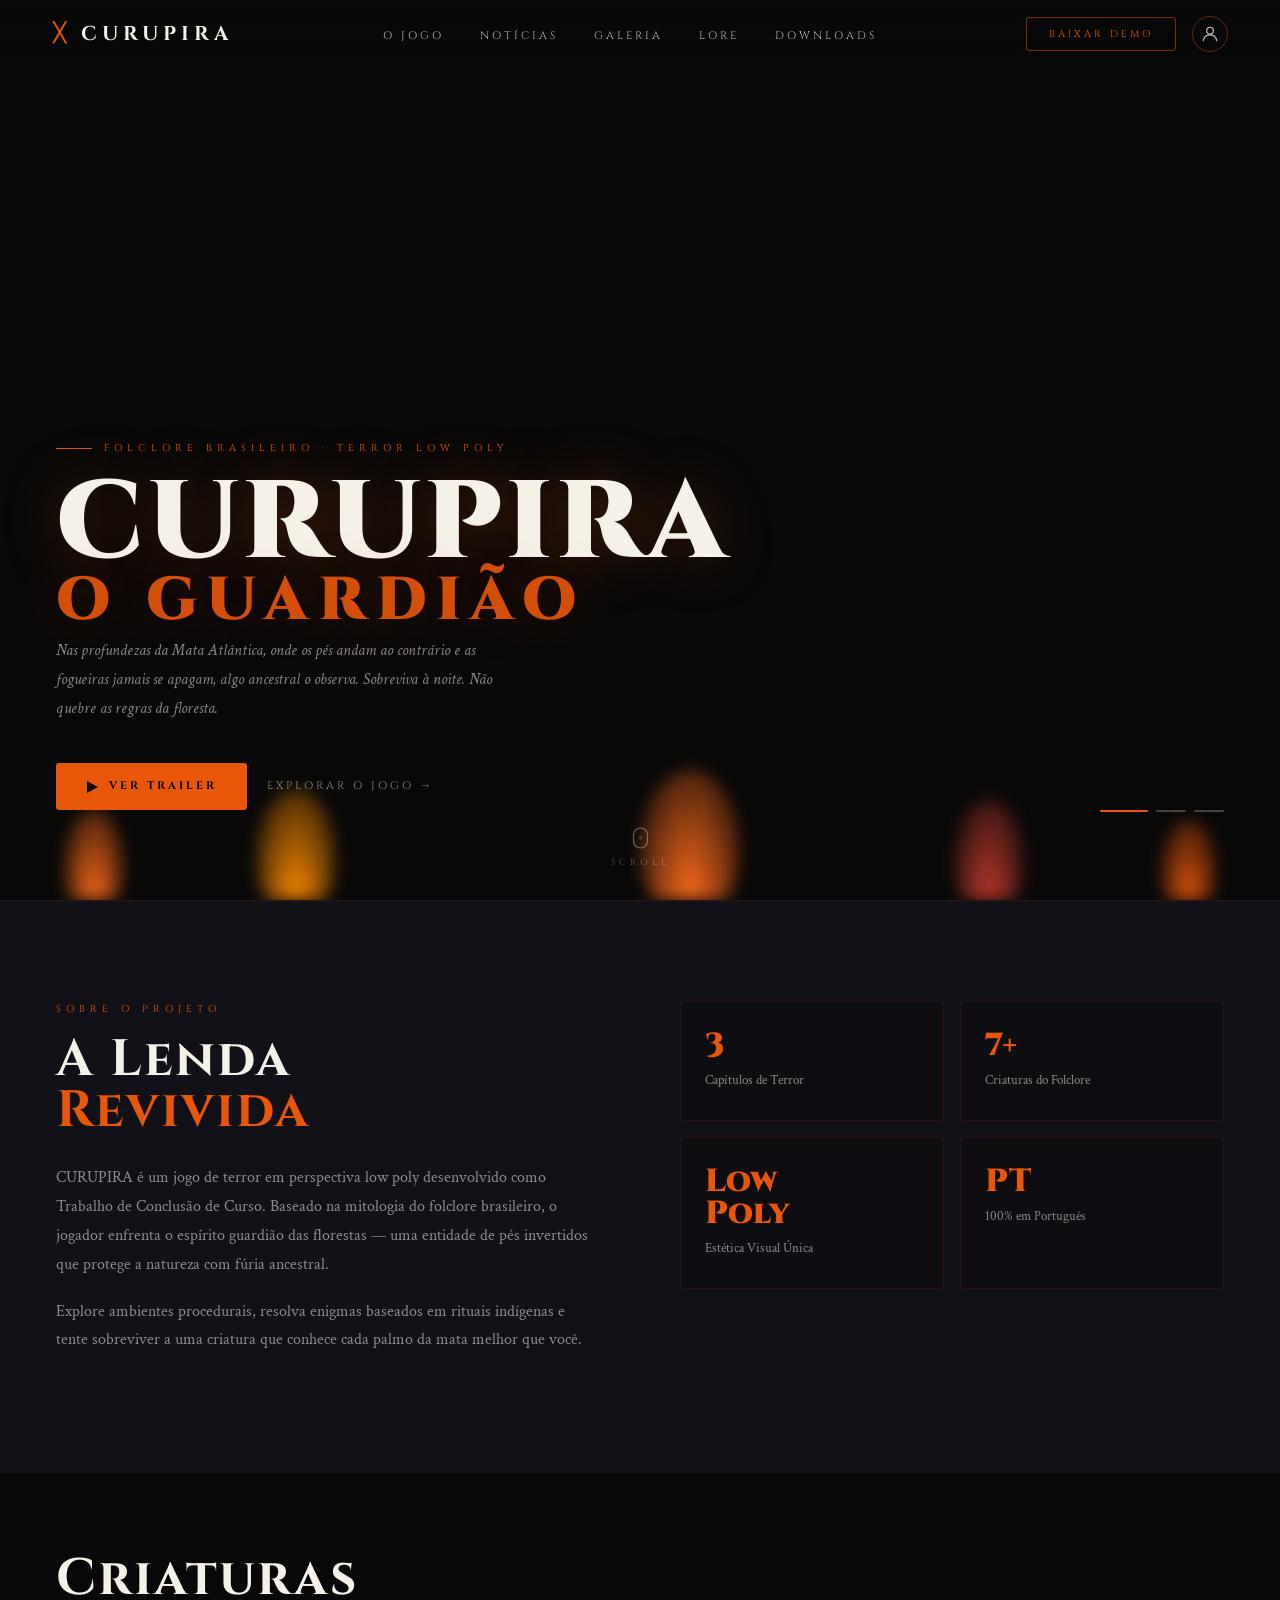
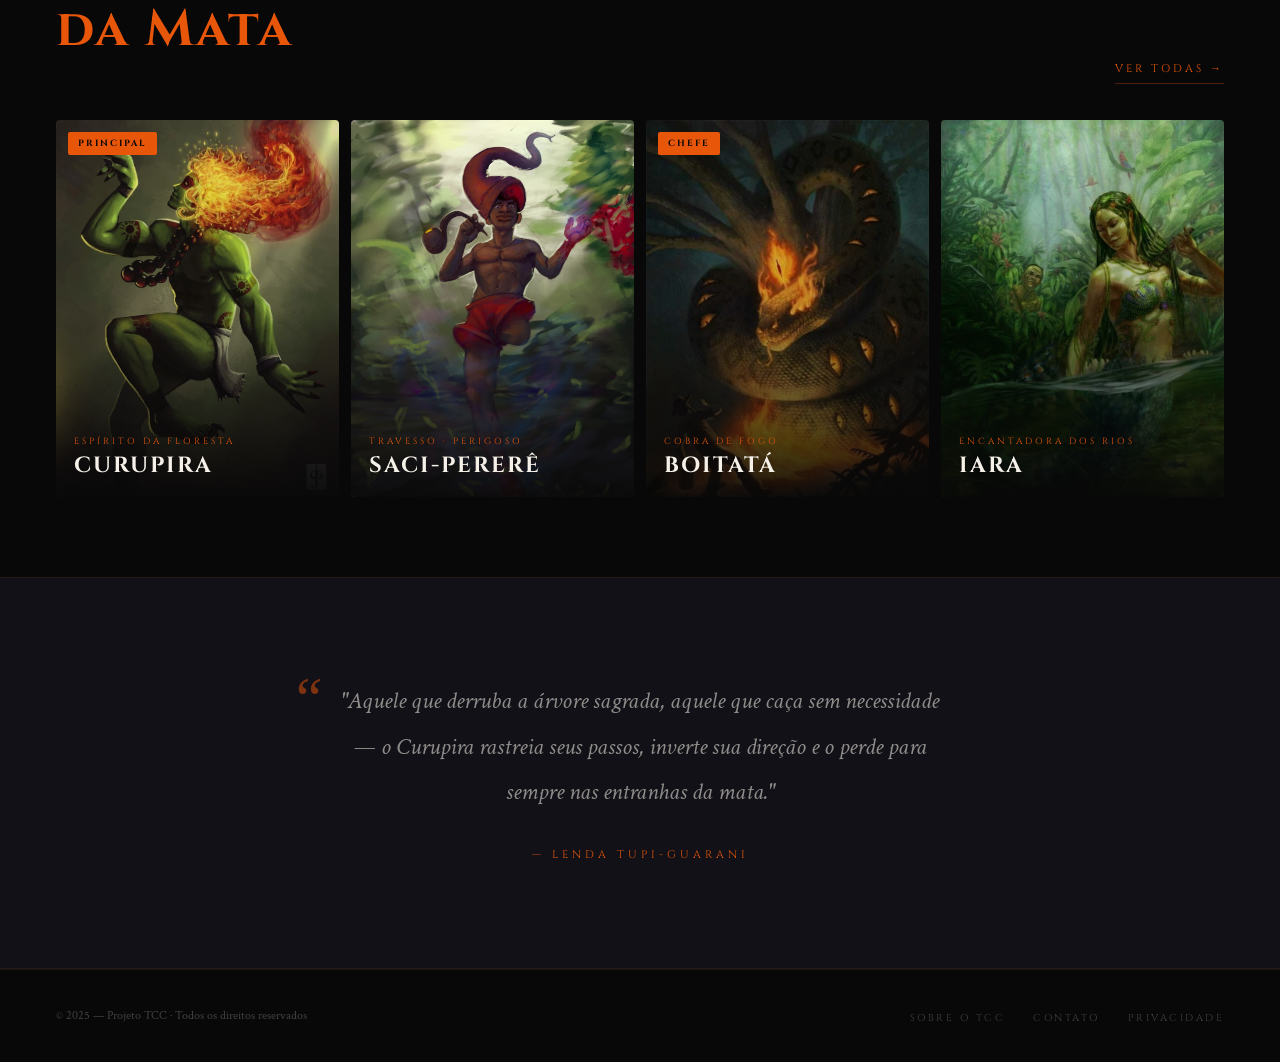
<file: Projeto/index.html>
<!DOCTYPE html>
<html lang="pt-BR">

<head>
  <meta charset="UTF-8">
  <meta name="viewport" content="width=device-width, initial-scale=1.0">
  <title>CURUPIRA — O Guardião das Matas</title>

  <!-- Google Fonts -->
  <link rel="preconnect" href="https://fonts.googleapis.com">
  <link href="https://fonts.googleapis.com/css2?family=Cinzel:wght@400;700;900&family=Crimson+Text:ital,wght@0,400;0,600;1,400&family=Source+Serif+4:ital,opsz,wght@0,8..60,300;0,8..60,400;1,8..60,300&display=swap" rel="stylesheet">

  <!-- Estilos -->
  <link rel="stylesheet" href="style.css">
</head>

<body>

  <!-- ── NAVBAR ── -->
  <nav id="navbar">
    <a href="#" class="nav-logo">
      <span class="logo-rune" aria-hidden="true">ᚷ</span>
      CURUPIRA
    </a>
    <ul class="nav-links" role="list">
      <li><a href="sobre.html">O Jogo</a></li>
      <li><a href="selecao_not.html">Notícias</a></li>
      <li><a href="#galeria">Galeria</a></li>
      <li><a href="#lore">Lore</a></li>
      <li><a href="sobre.html#download">Downloads</a></li>
    </ul>
    <div class="nav-direita">
      <button class="nav-cta">Baixar Demo</button>

      <!-- Ícone de usuário com dropdown -->
      <div class="user-menu" id="userMenu">
        <button class="user-btn" id="userBtn" aria-label="Menu do usuário" aria-expanded="false">
          <!-- Ícone de bonequinho em SVG -->
          <svg width="20" height="20" viewBox="0 0 24 24" fill="none" xmlns="http://www.w3.org/2000/svg">
            <circle cx="12" cy="8" r="4" stroke="currentColor" stroke-width="1.5"/>
            <path d="M4 20c0-4 3.6-7 8-7s8 3 8 7" stroke="currentColor" stroke-width="1.5" stroke-linecap="round"/>
          </svg>
        </button>

        <!-- Dropdown -->
        <div class="user-dropdown" id="userDropdown">
          <a href="login.html" class="dropdown-item">
            <svg width="15" height="15" viewBox="0 0 24 24" fill="none">
              <path d="M15 3h4a2 2 0 0 1 2 2v14a2 2 0 0 1-2 2h-4" stroke="currentColor" stroke-width="1.5" stroke-linecap="round"/>
              <polyline points="10 17 15 12 10 7" stroke="currentColor" stroke-width="1.5" stroke-linecap="round" stroke-linejoin="round"/>
              <line x1="15" y1="12" x2="3" y2="12" stroke="currentColor" stroke-width="1.5" stroke-linecap="round"/>
            </svg>
            Iniciar sessão
          </a>
          <a href="cadastro.html" class="dropdown-item">
            <svg width="15" height="15" viewBox="0 0 24 24" fill="none">
              <path d="M20 21v-2a4 4 0 0 0-4-4H8a4 4 0 0 0-4 4v2" stroke="currentColor" stroke-width="1.5" stroke-linecap="round"/>
              <circle cx="12" cy="7" r="4" stroke="currentColor" stroke-width="1.5"/>
              <line x1="19" y1="8" x2="19" y2="14" stroke="currentColor" stroke-width="1.5" stroke-linecap="round"/>
              <line x1="22" y1="11" x2="16" y2="11" stroke="currentColor" stroke-width="1.5" stroke-linecap="round"/>
            </svg>
            Criar conta
          </a>
        </div>
      </div>

    </div>
  </nav>


  <!-- ── HERO ── -->
  <section class="hero" id="inicio">

    <div class="hero-bg" aria-hidden="true"></div>

    <!-- Chamas decorativas -->
    <div class="flames" aria-hidden="true">
      <div class="flame flame-1"></div>
      <div class="flame flame-2"></div>
      <div class="flame flame-3"></div>
      <div class="flame flame-4"></div>
      <div class="flame flame-5"></div>
    </div>

    <!-- Conteúdo principal -->
    <div class="hero-content">
      <p class="hero-label">Folclore Brasileiro · Terror Low Poly</p>
      <h1 class="hero-title">
        CURUPIRA
        <span class="hero-title-sub">O GUARDIÃO</span>
      </h1>
      <p class="hero-desc">
        Nas profundezas da Mata Atlântica, onde os pés andam ao contrário
        e as fogueiras jamais se apagam, algo ancestral o observa.
        Sobreviva à noite. Não quebre as regras da floresta.
      </p>
      <div class="hero-btns">
        <a href="#" class="btn-primary">
          <svg width="13" height="14" viewBox="0 0 13 14" fill="none" aria-hidden="true">
            <path d="M1 1L12 7L1 13V1Z" fill="currentColor"/>
          </svg>
          Ver Trailer
        </a>
        <a href="#sobre" class="btn-ghost">Explorar o Jogo →</a>
      </div>
    </div>

    <!-- Dots de paginação -->
    <div class="hero-dots" aria-label="Indicadores de slide">
      <div class="dot active" role="button" tabindex="0" aria-label="Slide 1"></div>
      <div class="dot"        role="button" tabindex="0" aria-label="Slide 2"></div>
      <div class="dot"        role="button" tabindex="0" aria-label="Slide 3"></div>
    </div>

    <!-- Indicador de scroll -->
    <div class="scroll-hint" aria-hidden="true">
      <svg width="16" height="22" viewBox="0 0 16 22" fill="none">
        <rect x="1" y="1" width="14" height="20" rx="7" stroke="white" stroke-width="1.2"/>
        <circle cx="8" cy="7" r="2" fill="white">
          <animate attributeName="cy" values="7;13;7" dur="2s" repeatCount="indefinite"/>
          <animate attributeName="opacity" values="1;0;1" dur="2s" repeatCount="indefinite"/>
        </circle>
      </svg>
      <span>Scroll</span>
    </div>

  </section>


  <!-- ── SOBRE ── -->
  <section class="sobre" id="sobre">
    <div class="sobre-inner">

      <div class="sobre-texto">
        <p class="section-label">Sobre o Projeto</p>
        <h2 class="section-title">A Lenda<br><span>Revivida</span></h2>
        <p class="sobre-desc">
          CURUPIRA é um jogo de terror em perspectiva low poly desenvolvido como
          Trabalho de Conclusão de Curso. Baseado na mitologia do folclore brasileiro,
          o jogador enfrenta o espírito guardião das florestas — uma entidade de pés
          invertidos que protege a natureza com fúria ancestral.
        </p>
        <p class="sobre-desc">
          Explore ambientes procedurais, resolva enigmas baseados em rituais indígenas
          e tente sobreviver a uma criatura que conhece cada palmo da mata melhor que você.
        </p>
      </div>

      <!-- Cards de estatísticas -->
      <div class="sobre-stats">
        <div class="stat-card">
          <p class="stat-num">3</p>
          <p class="stat-label">Capítulos de Terror</p>
        </div>
        <div class="stat-card">
          <p class="stat-num">7+</p>
          <p class="stat-label">Criaturas do Folclore</p>
        </div>
        <div class="stat-card">
          <p class="stat-num">Low<br>Poly</p>
          <p class="stat-label">Estética Visual Única</p>
        </div>
        <div class="stat-card">
          <p class="stat-num">PT</p>
          <p class="stat-label">100% em Português</p>
        </div>
      </div>

    </div>
  </section>


  <!-- ── GALERIA ── -->
  <section class="galeria" id="galeria">

    <div class="galeria-header">
      <h2 class="section-title">Criaturas<br><span>da Mata</span></h2>
      <a href="#" class="see-all">Ver todas →</a>
    </div>

    <div class="cards-grid">

      <article class="card">
        <div class="card-img-wrap">
          <img src="./imagens/Cururpira.webp" alt="Curupira — guardião da floresta" loading="lazy">
        </div>
        <div class="card-overlay" aria-hidden="true"></div>
        <span class="card-badge">Principal</span>
        <div class="card-info">
          <p class="card-label">Espírito da Floresta</p>
          <p class="card-title">CURUPIRA</p>
        </div>
      </article>

      <article class="card">
        <div class="card-img-wrap">
          <img src="./imagens/Saci.webp" alt="Saci-Pererê" loading="lazy">
        </div>
        <div class="card-overlay" aria-hidden="true"></div>
        <div class="card-info">
          <p class="card-label">Travesso · Perigoso</p>
          <p class="card-title">SACI-PERERÊ</p>
        </div>
      </article>

      <article class="card">
        <div class="card-img-wrap">
          <img src="./imagens/boitatá.jpeg" alt="Boitatá — cobra de fogo" loading="lazy">
        </div>
        <div class="card-overlay" aria-hidden="true"></div>
        <span class="card-badge">Chefe</span>
        <div class="card-info">
          <p class="card-label">Cobra de Fogo</p>
          <p class="card-title">BOITATÁ</p>
        </div>
      </article>

      <article class="card">
        <div class="card-img-wrap">
          <img src="./imagens/Iara.webp" alt="Iara — sereia dos rios" loading="lazy">
        </div>
        <div class="card-overlay" aria-hidden="true"></div>
        <div class="card-info">
          <p class="card-label">Encantadora dos Rios</p>
          <p class="card-title">IARA</p>
        </div>
      </article>

    </div>
  </section>


  <!-- ── LORE ── -->
  <section class="lore" id="lore">
    <blockquote class="lore-quote">
      <p>
        "Aquele que derruba a árvore sagrada, aquele que caça sem necessidade —
        o Curupira rastreia seus passos, inverte sua direção e o perde
        para sempre nas entranhas da mata."
      </p>
      <cite>— Lenda Tupi-Guarani</cite>
    </blockquote>
  </section>


  <!-- ── FOOTER ── -->
  <footer class="footer-bar">
    <p class="footer-copy">© 2025 — Projeto TCC · Todos os direitos reservados</p>
    <ul class="footer-links" role="list">
      <li><a href="#">Sobre o TCC</a></li>
      <li><a href="#">Contato</a></li>
      <li><a href="#">Privacidade</a></li>
    </ul>
  </footer>

  <script src="script.js"></script>

</body>
</html>
</file>
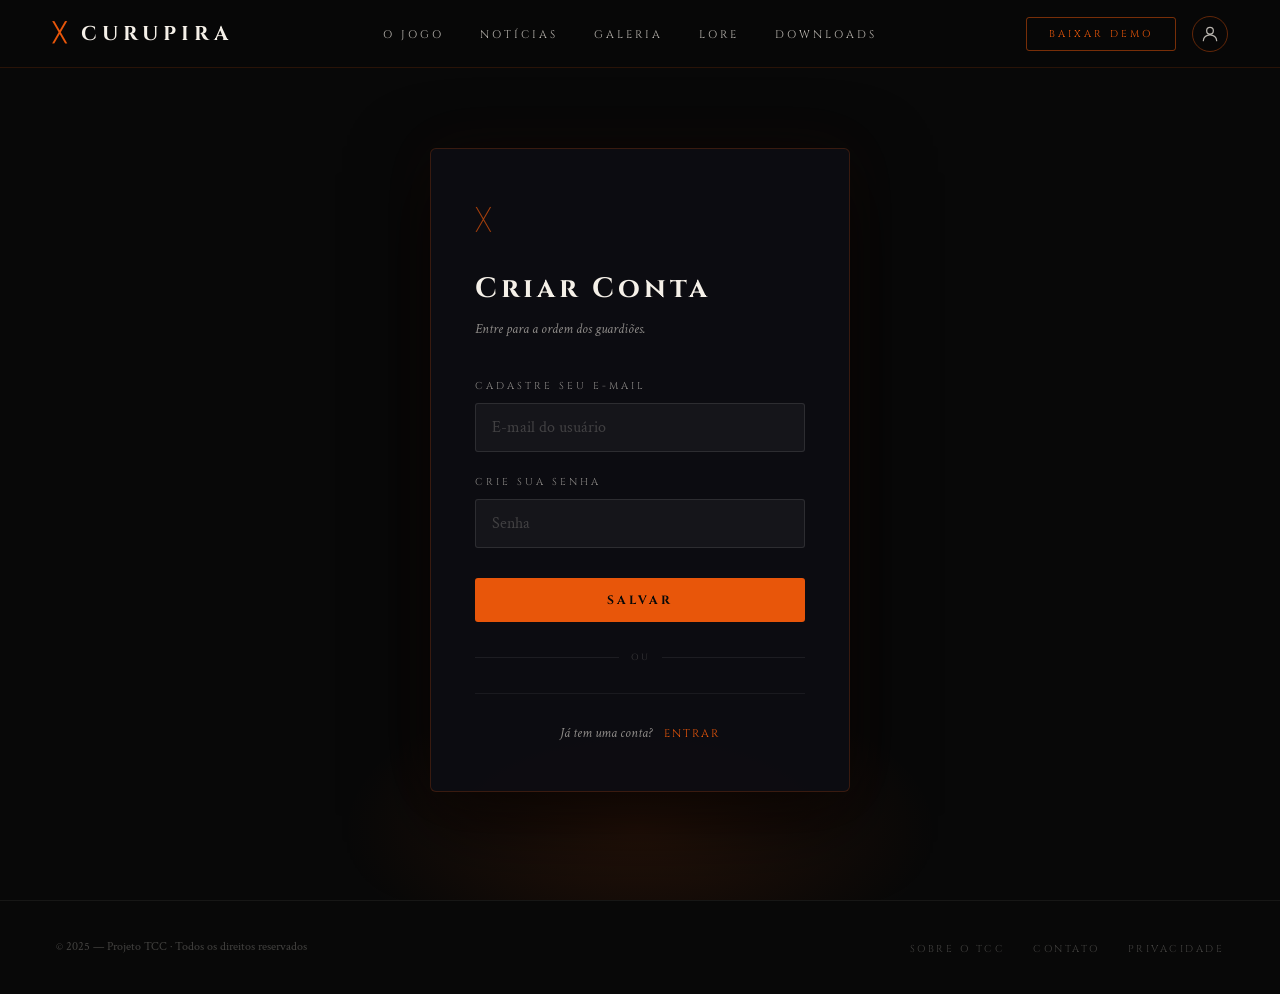
<file: Projeto/cadastro.html>
<!DOCTYPE html>
<html lang="pt-BR">

<head>
  <meta charset="UTF-8">
  <meta name="viewport" content="width=device-width, initial-scale=1.0">
  <title>Criar Conta — CURUPIRA</title>
  <link rel="preconnect" href="https://fonts.googleapis.com">
  <link href="https://fonts.googleapis.com/css2?family=Cinzel:wght@400;700;900&family=Crimson+Text:ital,wght@0,400;0,600;1,400&family=Source+Serif+4:ital,opsz,wght@0,8..60,300;0,8..60,400;1,8..60,300&display=swap" rel="stylesheet">
  <link rel="stylesheet" href="style.css">
</head>

<body>

  <!-- ── NAVBAR ── -->
  <nav id="navbar">
    <a href="index.html" class="nav-logo">
      <span class="logo-rune" aria-hidden="true">ᚷ</span>
      CURUPIRA
    </a>
    <ul class="nav-links" role="list">
      <li><a href="sobre.html">O Jogo</a></li>
      <li><a href="selecao_not.html">Notícias</a></li>
      <li><a href="index.html#galeria">Galeria</a></li>
      <li><a href="index.html#lore">Lore</a></li>
      <li><a href="sobre.html#download">Downloads</a></li>
    </ul>
    <div class="nav-direita">
      <button class="nav-cta">Baixar Demo</button>
      <div class="user-menu" id="userMenu">
        <button class="user-btn" id="userBtn" aria-label="Menu do usuário" aria-expanded="false">
          <svg width="20" height="20" viewBox="0 0 24 24" fill="none">
            <circle cx="12" cy="8" r="4" stroke="currentColor" stroke-width="1.5"/>
            <path d="M4 20c0-4 3.6-7 8-7s8 3 8 7" stroke="currentColor" stroke-width="1.5" stroke-linecap="round"/>
          </svg>
        </button>
        <div class="user-dropdown" id="userDropdown">
          <a href="login.html" class="dropdown-item">
            <svg width="15" height="15" viewBox="0 0 24 24" fill="none">
              <path d="M15 3h4a2 2 0 0 1 2 2v14a2 2 0 0 1-2 2h-4" stroke="currentColor" stroke-width="1.5" stroke-linecap="round"/>
              <polyline points="10 17 15 12 10 7" stroke="currentColor" stroke-width="1.5" stroke-linecap="round" stroke-linejoin="round"/>
              <line x1="15" y1="12" x2="3" y2="12" stroke="currentColor" stroke-width="1.5" stroke-linecap="round"/>
            </svg>
            Iniciar sessão
          </a>
          <a href="cadastro.html" class="dropdown-item">
            <svg width="15" height="15" viewBox="0 0 24 24" fill="none">
              <path d="M20 21v-2a4 4 0 0 0-4-4H8a4 4 0 0 0-4 4v2" stroke="currentColor" stroke-width="1.5" stroke-linecap="round"/>
              <circle cx="12" cy="7" r="4" stroke="currentColor" stroke-width="1.5"/>
              <line x1="19" y1="8" x2="19" y2="14" stroke="currentColor" stroke-width="1.5" stroke-linecap="round"/>
              <line x1="22" y1="11" x2="16" y2="11" stroke="currentColor" stroke-width="1.5" stroke-linecap="round"/>
            </svg>
            Criar conta
          </a>
        </div>
      </div>
    </div>
  </nav>


  <!-- ── PÁGINA DE CADASTRO ── -->
  <main class="pagina-form">
    <div class="form-card">

      <span class="form-rune" aria-hidden="true">ᚷ</span>
      <h1 class="form-titulo">Criar Conta</h1>
      <p class="form-subtitulo">Entre para a ordem dos guardiões.</p>

      <form action="./src/cadastro.php" method="post">

        <div class="campo">
          <label for="usuario">Cadastre seu e-mail</label>
          <input type="text" id="usuario" name="usuario" placeholder="E-mail do usuário">
        </div>

        <div class="campo">
          <label for="senha">Crie sua senha</label>
          <input type="password" id="senha" name="senha" placeholder="Senha">
        </div>

        <button type="submit" name="submit" class="form-submit">Salvar</button>

      </form>

      <div class="divisor"><span>ou</span></div>

      <div class="form-rodape">
        <span>Já tem uma conta?</span>
        <a href="login.html">Entrar</a>
      </div>

    </div>
  </main>


  <!-- ── FOOTER ── -->
  <footer class="footer-bar">
    <p class="footer-copy">© 2025 — Projeto TCC · Todos os direitos reservados</p>
    <ul class="footer-links" role="list">
      <li><a href="#">Sobre o TCC</a></li>
      <li><a href="#">Contato</a></li>
      <li><a href="#">Privacidade</a></li>
    </ul>
  </footer>

  <script src="script.js"></script>

</body>
</html>
</file>
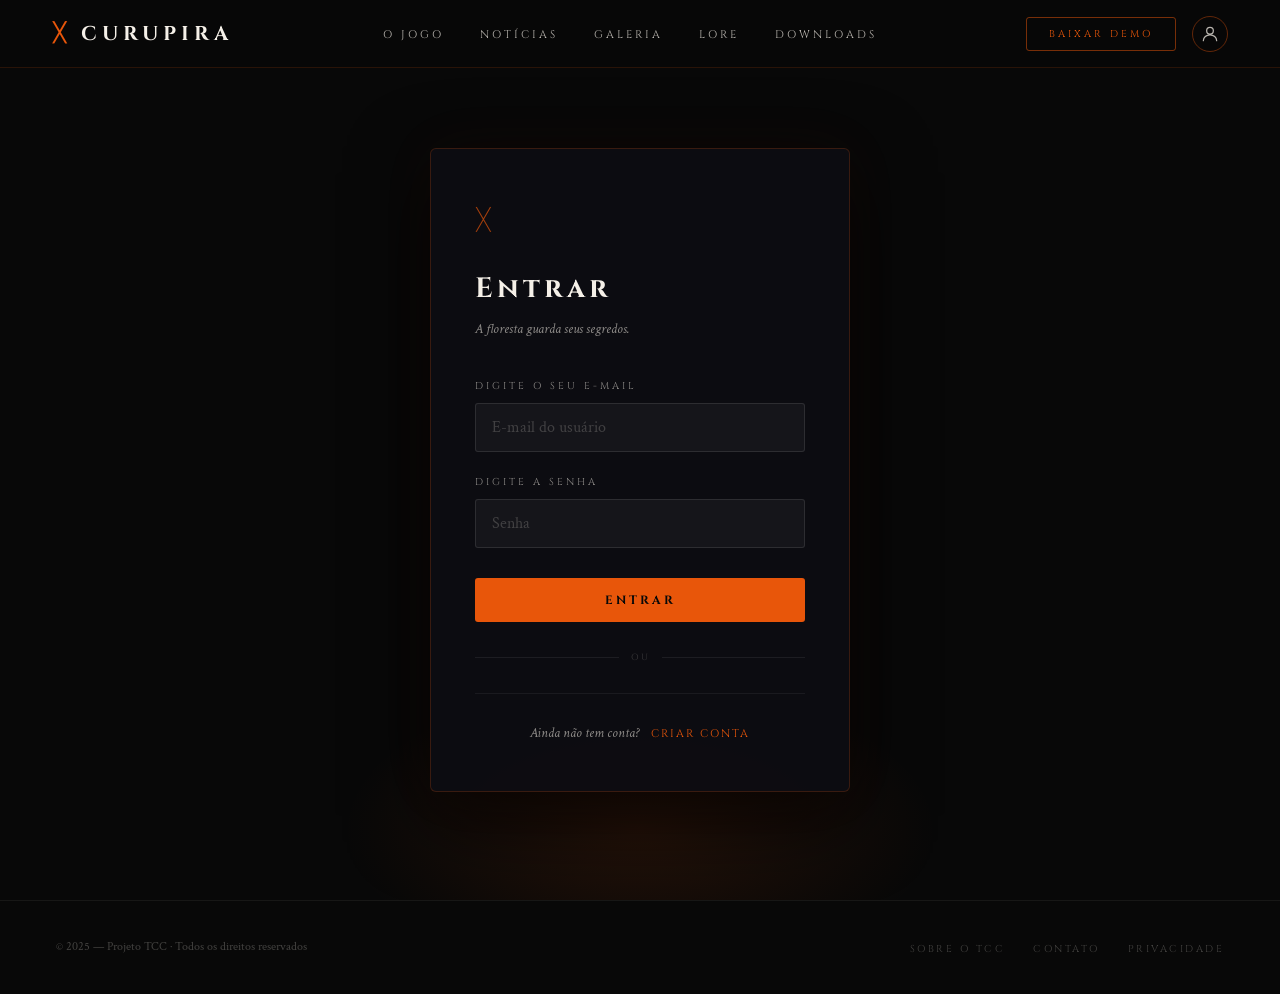
<file: Projeto/login.html>
<!DOCTYPE html>
<html lang="pt-BR">

<head>
  <meta charset="UTF-8">
  <meta name="viewport" content="width=device-width, initial-scale=1.0">
  <title>Login — CURUPIRA</title>
  <link rel="preconnect" href="https://fonts.googleapis.com">
  <link href="https://fonts.googleapis.com/css2?family=Cinzel:wght@400;700;900&family=Crimson+Text:ital,wght@0,400;0,600;1,400&family=Source+Serif+4:ital,opsz,wght@0,8..60,300;0,8..60,400;1,8..60,300&display=swap" rel="stylesheet">
  <link rel="stylesheet" href="style.css">
</head>

<body>

  <!-- ── NAVBAR ── -->
  <nav id="navbar">
    <a href="index.html" class="nav-logo">
      <span class="logo-rune" aria-hidden="true">ᚷ</span>
      CURUPIRA
    </a>
    <ul class="nav-links" role="list">
      <li><a href="sobre.html">O Jogo</a></li>
      <li><a href="selecao_not.html">Notícias</a></li>
      <li><a href="index.html#galeria">Galeria</a></li>
      <li><a href="index.html#lore">Lore</a></li>
      <li><a href="sobre.html#download">Downloads</a></li>
    </ul>
    <div class="nav-direita">
      <button class="nav-cta">Baixar Demo</button>
      <div class="user-menu" id="userMenu">
        <button class="user-btn" id="userBtn" aria-label="Menu do usuário" aria-expanded="false">
          <svg width="20" height="20" viewBox="0 0 24 24" fill="none">
            <circle cx="12" cy="8" r="4" stroke="currentColor" stroke-width="1.5"/>
            <path d="M4 20c0-4 3.6-7 8-7s8 3 8 7" stroke="currentColor" stroke-width="1.5" stroke-linecap="round"/>
          </svg>
        </button>
        <div class="user-dropdown" id="userDropdown">
          <a href="login.html" class="dropdown-item">
            <svg width="15" height="15" viewBox="0 0 24 24" fill="none">
              <path d="M15 3h4a2 2 0 0 1 2 2v14a2 2 0 0 1-2 2h-4" stroke="currentColor" stroke-width="1.5" stroke-linecap="round"/>
              <polyline points="10 17 15 12 10 7" stroke="currentColor" stroke-width="1.5" stroke-linecap="round" stroke-linejoin="round"/>
              <line x1="15" y1="12" x2="3" y2="12" stroke="currentColor" stroke-width="1.5" stroke-linecap="round"/>
            </svg>
            Iniciar sessão
          </a>
          <a href="cadastro.html" class="dropdown-item">
            <svg width="15" height="15" viewBox="0 0 24 24" fill="none">
              <path d="M20 21v-2a4 4 0 0 0-4-4H8a4 4 0 0 0-4 4v2" stroke="currentColor" stroke-width="1.5" stroke-linecap="round"/>
              <circle cx="12" cy="7" r="4" stroke="currentColor" stroke-width="1.5"/>
              <line x1="19" y1="8" x2="19" y2="14" stroke="currentColor" stroke-width="1.5" stroke-linecap="round"/>
              <line x1="22" y1="11" x2="16" y2="11" stroke="currentColor" stroke-width="1.5" stroke-linecap="round"/>
            </svg>
            Criar conta
          </a>
        </div>
      </div>
    </div>
  </nav>


  <!-- ── PÁGINA DE LOGIN ── -->
  <main class="pagina-form">
    <div class="form-card">

      <span class="form-rune" aria-hidden="true">ᚷ</span>
      <h1 class="form-titulo">Entrar</h1>
      <p class="form-subtitulo">A floresta guarda seus segredos.</p>

      <form method="post" action="./src/login.php">

        <div class="campo">
          <label for="usuario">Digite o seu e-mail</label>
          <input type="text" id="usuario" name="usuario" placeholder="E-mail do usuário">
        </div>

        <div class="campo">
          <label for="senha">Digite a senha</label>
          <input type="password" id="senha" name="senha" placeholder="Senha">
        </div>

        <input type="submit" class="form-submit" value="Entrar">

      </form>

      <div class="divisor"><span>ou</span></div>

      <div class="form-rodape">
        <span>Ainda não tem conta?</span>
        <a href="cadastro.html">Criar conta</a>
      </div>

    </div>
  </main>


  <!-- ── FOOTER ── -->
  <footer class="footer-bar">
    <p class="footer-copy">© 2025 — Projeto TCC · Todos os direitos reservados</p>
    <ul class="footer-links" role="list">
      <li><a href="#">Sobre o TCC</a></li>
      <li><a href="#">Contato</a></li>
      <li><a href="#">Privacidade</a></li>
    </ul>
  </footer>

  <script src="script.js"></script>

</body>
</html>
</file>
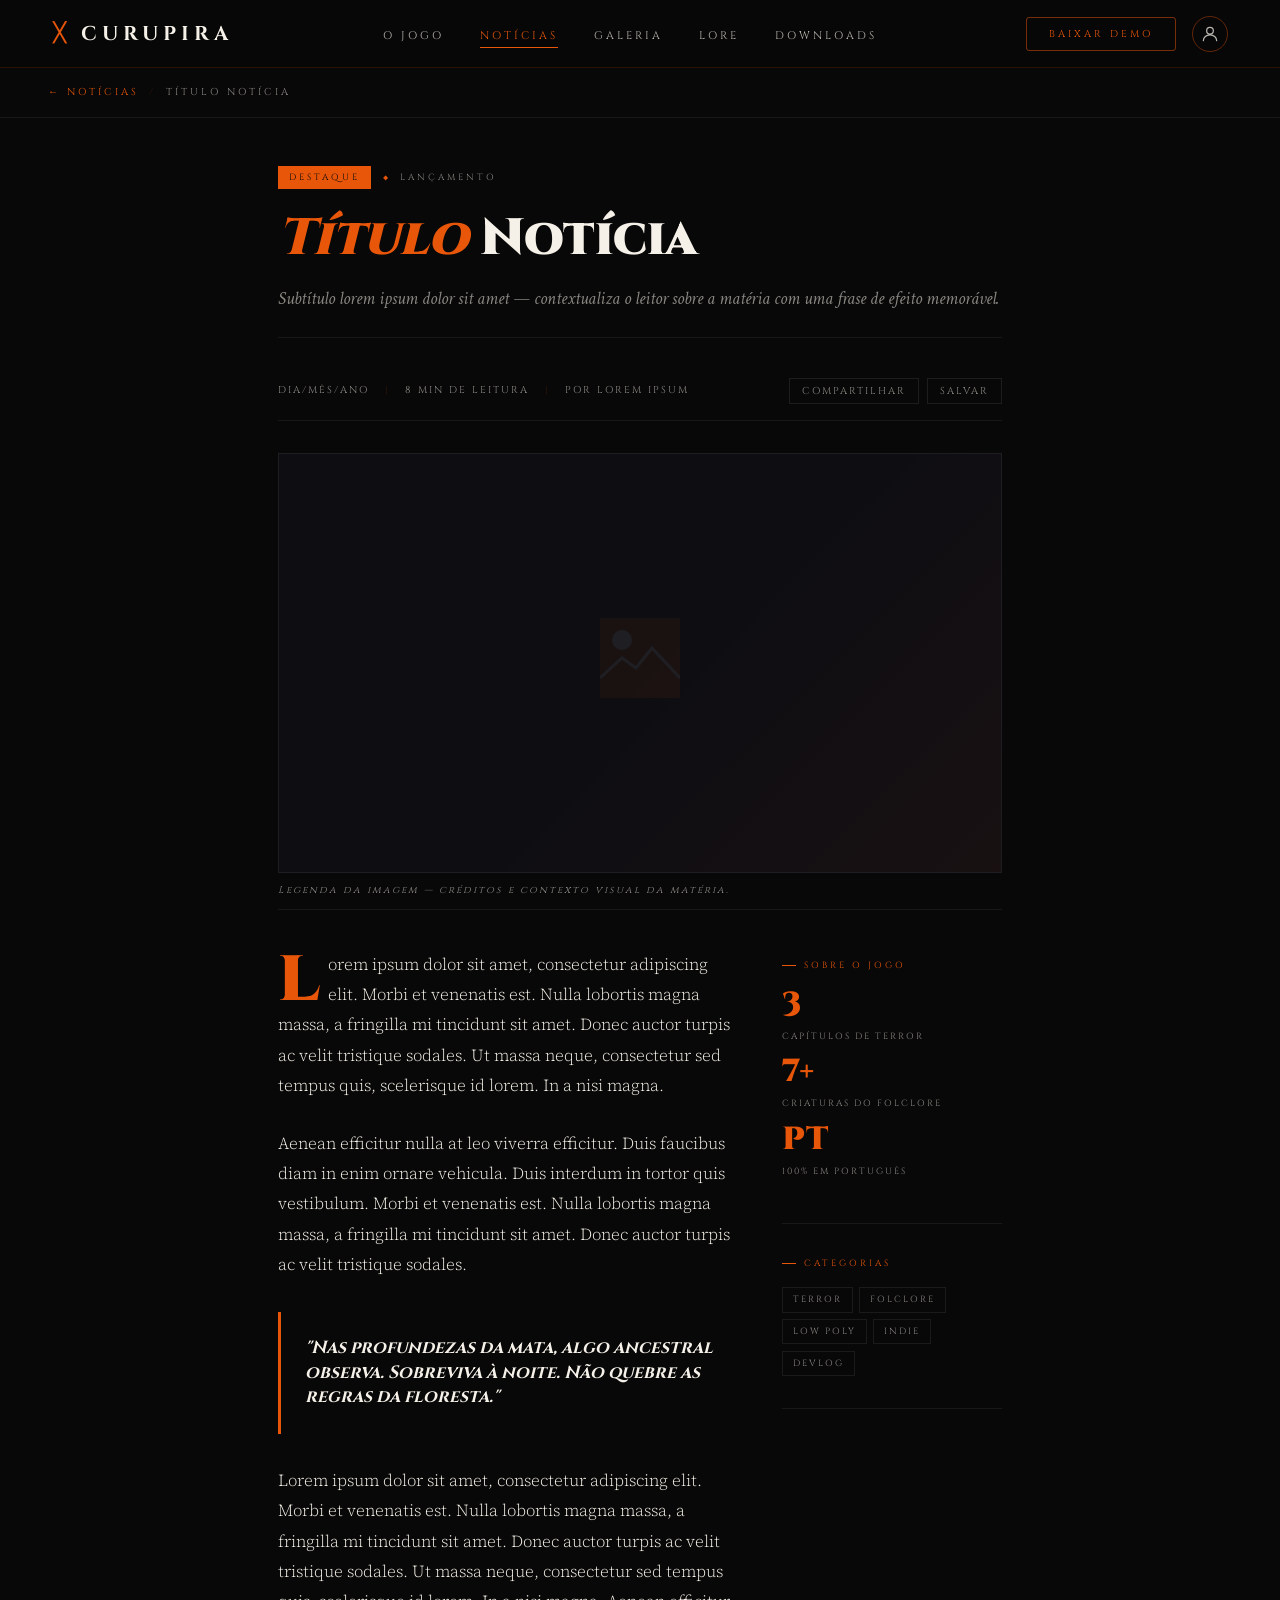
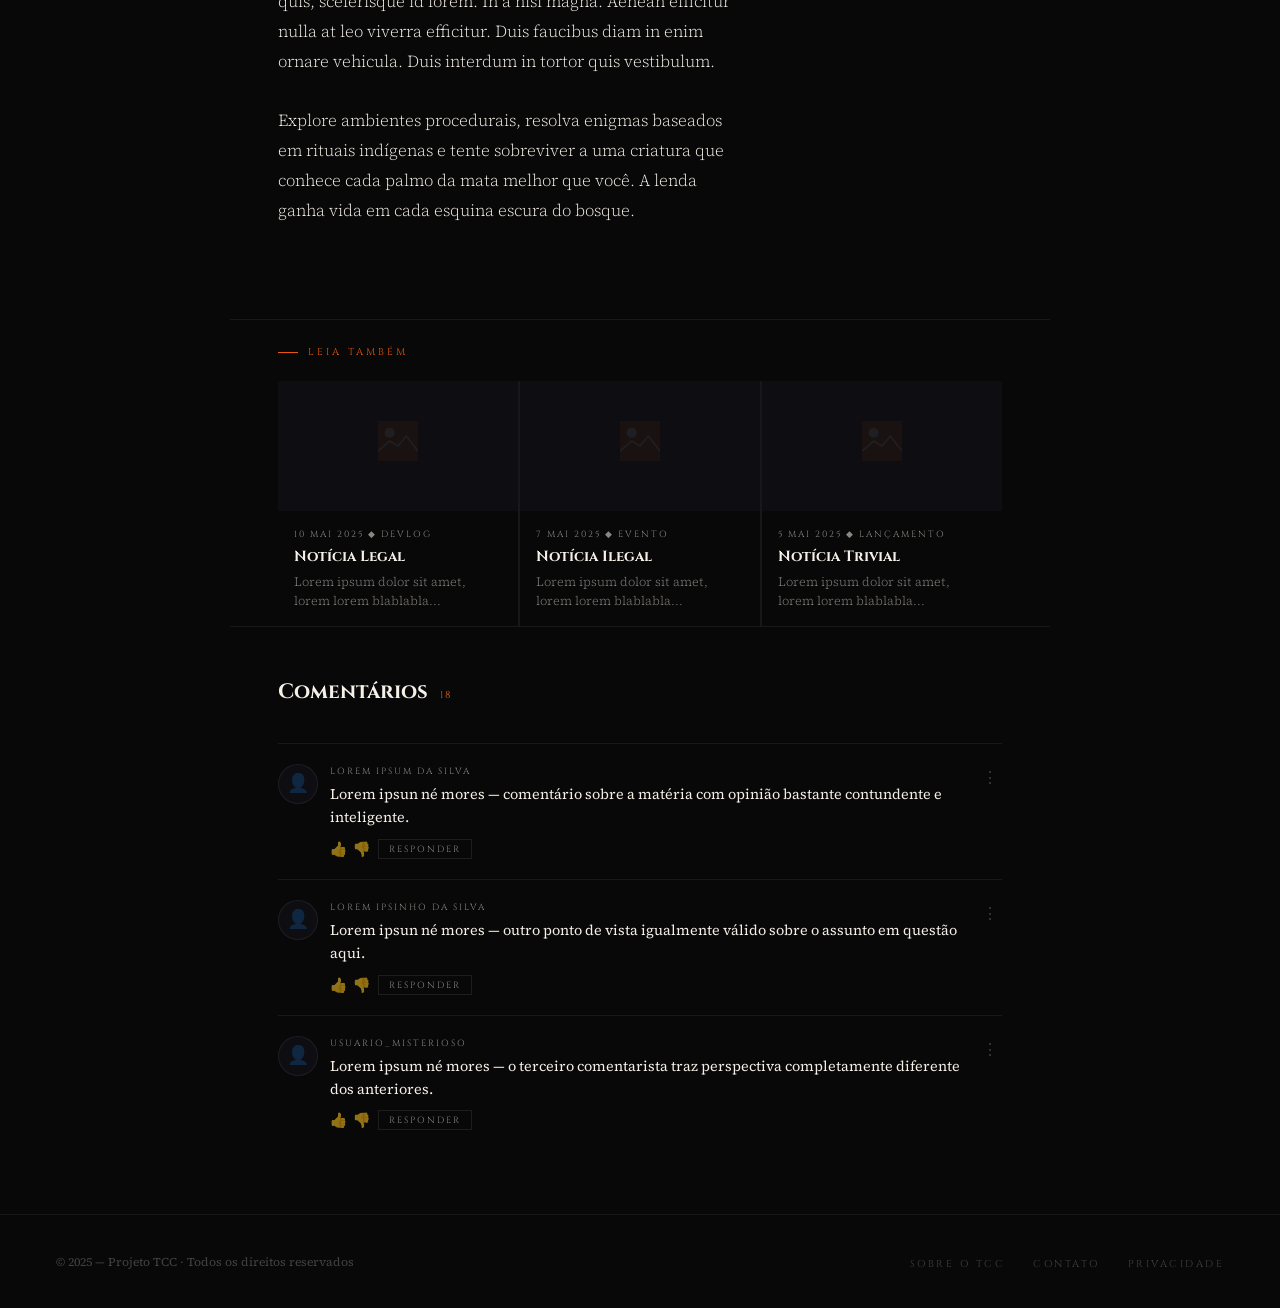
<file: Projeto/noticia.html>
<!DOCTYPE html>
<html lang="pt-BR">

<head>
  <meta charset="UTF-8">
  <meta name="viewport" content="width=device-width, initial-scale=1.0">
  <title>Notícia — CURUPIRA</title>
  <link rel="preconnect" href="https://fonts.googleapis.com">
  <link href="https://fonts.googleapis.com/css2?family=Cinzel:wght@400;700;900&family=Crimson+Text:ital,wght@0,400;0,600;1,400&family=Source+Serif+4:ital,opsz,wght@0,8..60,300;0,8..60,400;1,8..60,300&display=swap" rel="stylesheet">
  <link rel="stylesheet" href="style.css">
</head>

<body class="noticia-page">

  <!-- ── NAVBAR ── -->
  <nav id="navbar">
    <a href="index.html" class="nav-logo">
      <span class="logo-rune" aria-hidden="true">ᚷ</span>
      CURUPIRA
    </a>
    <ul class="nav-links" role="list">
      <li><a href="sobre.html">O Jogo</a></li>
      <li><a href="selecao_not.html" class="nav-ativo">Notícias</a></li>
      <li><a href="index.html#galeria">Galeria</a></li>
      <li><a href="index.html#lore">Lore</a></li>
      <li><a href="sobre.html#download">Downloads</a></li>
    </ul>
    <div class="nav-direita">
      <button class="nav-cta">Baixar Demo</button>
      <div class="user-menu" id="userMenu">
        <button class="user-btn" id="userBtn" aria-label="Menu do usuário" aria-expanded="false">
          <svg width="20" height="20" viewBox="0 0 24 24" fill="none">
            <circle cx="12" cy="8" r="4" stroke="currentColor" stroke-width="1.5"/>
            <path d="M4 20c0-4 3.6-7 8-7s8 3 8 7" stroke="currentColor" stroke-width="1.5" stroke-linecap="round"/>
          </svg>
        </button>
        <div class="user-dropdown" id="userDropdown">
          <a href="login.html" class="dropdown-item">
            <svg width="15" height="15" viewBox="0 0 24 24" fill="none">
              <path d="M15 3h4a2 2 0 0 1 2 2v14a2 2 0 0 1-2 2h-4" stroke="currentColor" stroke-width="1.5" stroke-linecap="round"/>
              <polyline points="10 17 15 12 10 7" stroke="currentColor" stroke-width="1.5" stroke-linecap="round" stroke-linejoin="round"/>
              <line x1="15" y1="12" x2="3" y2="12" stroke="currentColor" stroke-width="1.5" stroke-linecap="round"/>
            </svg>
            Iniciar sessão
          </a>
          <a href="cadastro.html" class="dropdown-item">
            <svg width="15" height="15" viewBox="0 0 24 24" fill="none">
              <path d="M20 21v-2a4 4 0 0 0-4-4H8a4 4 0 0 0-4 4v2" stroke="currentColor" stroke-width="1.5" stroke-linecap="round"/>
              <circle cx="12" cy="7" r="4" stroke="currentColor" stroke-width="1.5"/>
              <line x1="19" y1="8" x2="19" y2="14" stroke="currentColor" stroke-width="1.5" stroke-linecap="round"/>
              <line x1="22" y1="11" x2="16" y2="11" stroke="currentColor" stroke-width="1.5" stroke-linecap="round"/>
            </svg>
            Criar conta
          </a>
        </div>
      </div>
    </div>
  </nav>


  <!-- ── BREADCRUMB ── -->
  <div class="breadcrumb">
    <a href="selecao_not.html">← Notícias</a>
    <span class="breadcrumb-sep">/</span>
    <span>Título Notícia</span>
  </div>


  <!-- ── HEADER DO ARTIGO ── -->
  <div class="article-header">
    <div class="article-tag-row">
      <span class="article-tag">Destaque</span>
      <span class="article-tag-dot">◆</span>
      <span class="article-tag-cat">Lançamento</span>
    </div>
    <h1 class="article-title"><em>Título</em> Notícia</h1>
    <p class="article-subtitle">Subtítulo lorem ipsum dolor sit amet — contextualiza o leitor sobre a matéria com uma frase de efeito memorável.</p>
    <div class="article-meta">
      <span>Dia/Mês/Ano</span>
      <span class="meta-sep">|</span>
      <span>8 min de leitura</span>
      <span class="meta-sep">|</span>
      <span>Por Lorem Ipsum</span>
      <div class="meta-share">
        <button class="share-btn">Compartilhar</button>
        <button class="share-btn">Salvar</button>
      </div>
    </div>
  </div>


  <!-- ── IMAGEM PRINCIPAL ── -->
  <div class="article-img-wrap">
    <div class="article-img">
      <div class="imgph">
        <svg viewBox="0 0 80 80" fill="none" xmlns="http://www.w3.org/2000/svg">
          <rect width="80" height="80" fill="#c4520a"/>
          <circle cx="22" cy="22" r="10" fill="white"/>
          <path d="M0 60 L22 40 L36 50 L52 30 L80 60" stroke="white" stroke-width="3" fill="none"/>
        </svg>
      </div>
    </div>
    <p class="img-caption">Legenda da imagem — créditos e contexto visual da matéria.</p>
  </div>


  <!-- ── CORPO + SIDEBAR ── -->
  <div class="article-layout">
    <div class="article-body">
      <p>Lorem ipsum dolor sit amet, consectetur adipiscing elit. Morbi et venenatis est. Nulla lobortis magna massa, a fringilla mi tincidunt sit amet. Donec auctor turpis ac velit tristique sodales. Ut massa neque, consectetur sed tempus quis, scelerisque id lorem. In a nisi magna.</p>

      <p>Aenean efficitur nulla at leo viverra efficitur. Duis faucibus diam in enim ornare vehicula. Duis interdum in tortor quis vestibulum. Morbi et venenatis est. Nulla lobortis magna massa, a fringilla mi tincidunt sit amet. Donec auctor turpis ac velit tristique sodales.</p>

      <div class="pull-quote">"Nas profundezas da mata, algo ancestral observa. Sobreviva à noite. Não quebre as regras da floresta."</div>

      <p>Lorem ipsum dolor sit amet, consectetur adipiscing elit. Morbi et venenatis est. Nulla lobortis magna massa, a fringilla mi tincidunt sit amet. Donec auctor turpis ac velit tristique sodales. Ut massa neque, consectetur sed tempus quis, scelerisque id lorem. In a nisi magna. Aenean efficitur nulla at leo viverra efficitur. Duis faucibus diam in enim ornare vehicula. Duis interdum in tortor quis vestibulum.</p>

      <p>Explore ambientes procedurais, resolva enigmas baseados em rituais indígenas e tente sobreviver a uma criatura que conhece cada palmo da mata melhor que você. A lenda ganha vida em cada esquina escura do bosque.</p>
    </div>

    <aside class="article-sidebar">
      <div class="sidebar-block">
        <p class="sidebar-label">Sobre o jogo</p>
        <div class="sidebar-stat"><div class="stat-num">3</div><div class="stat-lbl">Capítulos de Terror</div></div>
        <div class="sidebar-stat"><div class="stat-num">7+</div><div class="stat-lbl">Criaturas do Folclore</div></div>
        <div class="sidebar-stat"><div class="stat-num">PT</div><div class="stat-lbl">100% em Português</div></div>
      </div>
      <div class="sidebar-block">
        <p class="sidebar-label">Categorias</p>
        <div class="sidebar-tags">
          <a href="#" class="sidebar-tag">Terror</a>
          <a href="#" class="sidebar-tag">Folclore</a>
          <a href="#" class="sidebar-tag">Low Poly</a>
          <a href="#" class="sidebar-tag">Indie</a>
          <a href="#" class="sidebar-tag">Devlog</a>
        </div>
      </div>
    </aside>
  </div>


  <!-- ── LEIA TAMBÉM ── -->
  <div class="related-section">
    <div class="related-header">Leia também</div>
    <div class="related-grid">
      <a href="#" class="rel-card">
        <div class="rel-img"><div class="imgph"><svg viewBox="0 0 48 48" fill="none"><rect width="48" height="48" fill="#c4520a"/><circle cx="14" cy="14" r="6" fill="white"/><path d="M0 36 L14 24 L24 30 L34 18 L48 36" stroke="white" stroke-width="2" fill="none"/></svg></div></div>
        <div class="rel-body">
          <div class="rel-meta">10 Mai 2025 ◆ Devlog</div>
          <div class="rel-title">Notícia Legal</div>
          <div class="rel-excerpt">Lorem ipsum dolor sit amet, lorem lorem blablabla...</div>
        </div>
      </a>
      <a href="#" class="rel-card">
        <div class="rel-img"><div class="imgph"><svg viewBox="0 0 48 48" fill="none"><rect width="48" height="48" fill="#c4520a"/><circle cx="14" cy="14" r="6" fill="white"/><path d="M0 36 L14 24 L24 30 L34 18 L48 36" stroke="white" stroke-width="2" fill="none"/></svg></div></div>
        <div class="rel-body">
          <div class="rel-meta">7 Mai 2025 ◆ Evento</div>
          <div class="rel-title">Notícia Ilegal</div>
          <div class="rel-excerpt">Lorem ipsum dolor sit amet, lorem lorem blablabla...</div>
        </div>
      </a>
      <a href="#" class="rel-card">
        <div class="rel-img"><div class="imgph"><svg viewBox="0 0 48 48" fill="none"><rect width="48" height="48" fill="#c4520a"/><circle cx="14" cy="14" r="6" fill="white"/><path d="M0 36 L14 24 L24 30 L34 18 L48 36" stroke="white" stroke-width="2" fill="none"/></svg></div></div>
        <div class="rel-body">
          <div class="rel-meta">5 Mai 2025 ◆ Lançamento</div>
          <div class="rel-title">Notícia Trivial</div>
          <div class="rel-excerpt">Lorem ipsum dolor sit amet, lorem lorem blablabla...</div>
        </div>
      </a>
    </div>
  </div>


  <!-- ── COMENTÁRIOS ── -->
  <div class="comments-section">
    <div class="comments-header">
      <span class="comments-title">Comentários</span>
      <span class="comments-count">18</span>
    </div>

    <div class="comment">
      <div class="avatar"><span class="avatar-img">👤</span></div>
      <div class="comment-content">
        <p class="comment-user">lorem ipsum da silva</p>
        <p class="comment-text">Lorem ipsun né mores — comentário sobre a matéria com opinião bastante contundente e inteligente.</p>
        <div class="comment-actions">
          <div class="vote">
            <button class="vote-btn">👍</button>
            <button class="vote-btn">👎</button>
          </div>
          <button class="act-btn">Responder</button>
        </div>
      </div>
      <span class="comment-menu">⋮</span>
    </div>

    <div class="comment">
      <div class="avatar"><span class="avatar-img">👤</span></div>
      <div class="comment-content">
        <p class="comment-user">lorem ipsinho da silva</p>
        <p class="comment-text">Lorem ipsun né mores — outro ponto de vista igualmente válido sobre o assunto em questão aqui.</p>
        <div class="comment-actions">
          <div class="vote">
            <button class="vote-btn">👍</button>
            <button class="vote-btn">👎</button>
          </div>
          <button class="act-btn">Responder</button>
        </div>
      </div>
      <span class="comment-menu">⋮</span>
    </div>

    <div class="comment">
      <div class="avatar"><span class="avatar-img">👤</span></div>
      <div class="comment-content">
        <p class="comment-user">usuario_misterioso</p>
        <p class="comment-text">Lorem ipsum né mores — o terceiro comentarista traz perspectiva completamente diferente dos anteriores.</p>
        <div class="comment-actions">
          <div class="vote">
            <button class="vote-btn">👍</button>
            <button class="vote-btn">👎</button>
          </div>
          <button class="act-btn">Responder</button>
        </div>
      </div>
      <span class="comment-menu">⋮</span>
    </div>
  </div>


  <!-- ── FOOTER ── -->
  <footer class="footer-bar">
    <p class="footer-copy">© 2025 — Projeto TCC · Todos os direitos reservados</p>
    <ul class="footer-links" role="list">
      <li><a href="#">Sobre o TCC</a></li>
      <li><a href="#">Contato</a></li>
      <li><a href="#">Privacidade</a></li>
    </ul>
  </footer>

  <script src="script.js"></script>

</body>
</html>
</file>
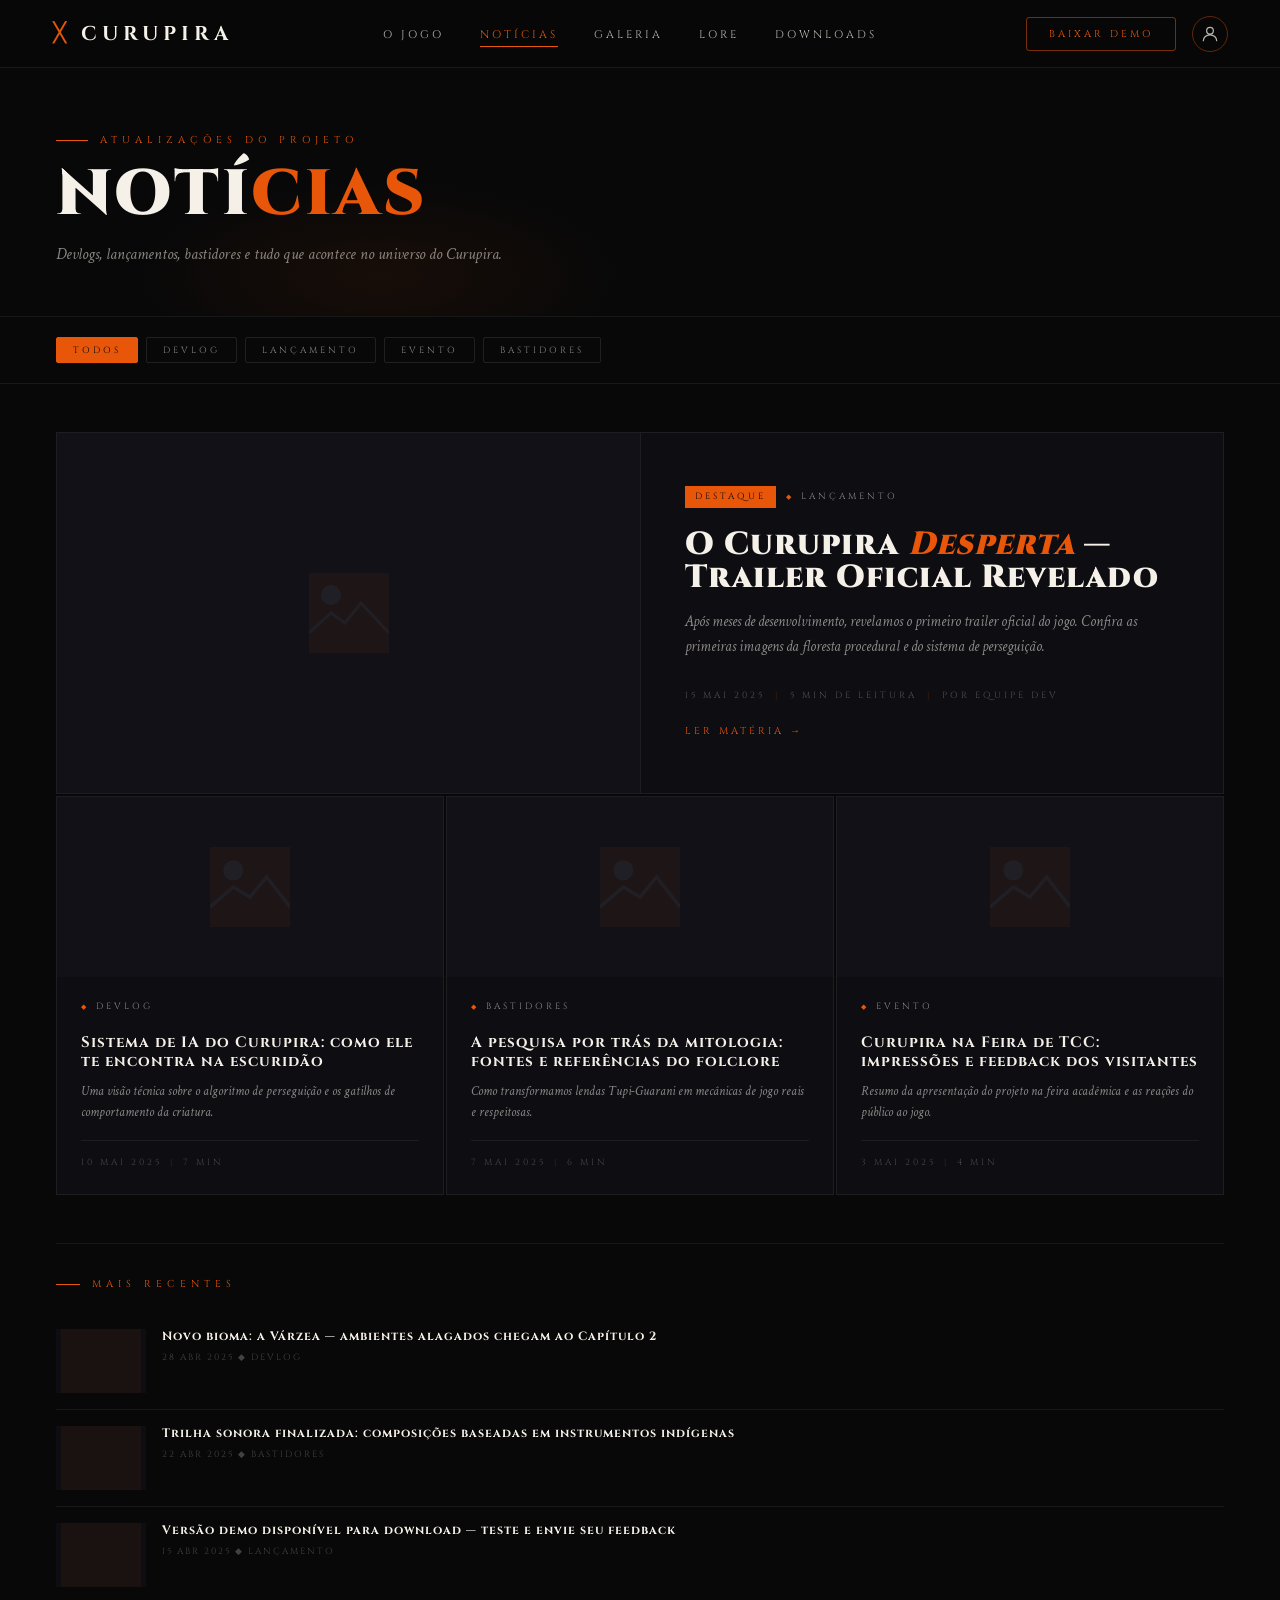
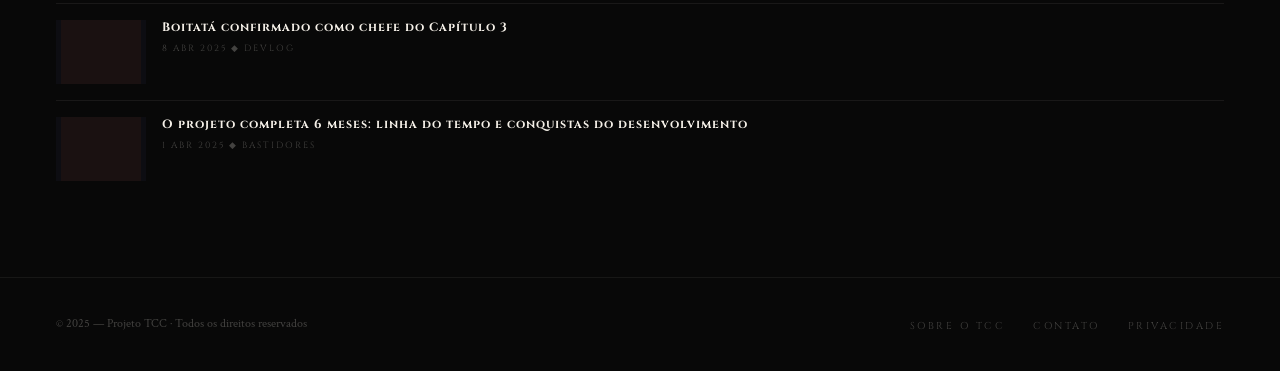
<file: Projeto/selecao_not.html>
<!DOCTYPE html>
<html lang="pt-BR">

<head>
  <meta charset="UTF-8">
  <meta name="viewport" content="width=device-width, initial-scale=1.0">
  <title>Notícias — CURUPIRA</title>
  <link rel="preconnect" href="https://fonts.googleapis.com">
  <link href="https://fonts.googleapis.com/css2?family=Cinzel:wght@400;700;900&family=Crimson+Text:ital,wght@0,400;0,600;1,400&family=Source+Serif+4:ital,opsz,wght@0,8..60,300;0,8..60,400;1,8..60,300&display=swap" rel="stylesheet">
  <link rel="stylesheet" href="style.css">
</head>

<body class="selecao-page">

  <!-- ── NAVBAR ── -->
  <nav id="navbar">
    <a href="index.html" class="nav-logo">
      <span class="logo-rune" aria-hidden="true">ᚷ</span>
      CURUPIRA
    </a>
    <ul class="nav-links" role="list">
      <li><a href="sobre.html">O Jogo</a></li>
      <li><a href="selecao_not.html" class="nav-ativo">Notícias</a></li>
      <li><a href="index.html#galeria">Galeria</a></li>
      <li><a href="index.html#lore">Lore</a></li>
      <li><a href="sobre.html#download">Downloads</a></li>
    </ul>
    <div class="nav-direita">
      <button class="nav-cta">Baixar Demo</button>
      <div class="user-menu" id="userMenu">
        <button class="user-btn" id="userBtn" aria-label="Menu do usuário" aria-expanded="false">
          <svg width="20" height="20" viewBox="0 0 24 24" fill="none">
            <circle cx="12" cy="8" r="4" stroke="currentColor" stroke-width="1.5"/>
            <path d="M4 20c0-4 3.6-7 8-7s8 3 8 7" stroke="currentColor" stroke-width="1.5" stroke-linecap="round"/>
          </svg>
        </button>
        <div class="user-dropdown" id="userDropdown">
          <a href="login.html" class="dropdown-item">
            <svg width="15" height="15" viewBox="0 0 24 24" fill="none">
              <path d="M15 3h4a2 2 0 0 1 2 2v14a2 2 0 0 1-2 2h-4" stroke="currentColor" stroke-width="1.5" stroke-linecap="round"/>
              <polyline points="10 17 15 12 10 7" stroke="currentColor" stroke-width="1.5" stroke-linecap="round" stroke-linejoin="round"/>
              <line x1="15" y1="12" x2="3" y2="12" stroke="currentColor" stroke-width="1.5" stroke-linecap="round"/>
            </svg>
            Iniciar sessão
          </a>
          <a href="cadastro.html" class="dropdown-item">
            <svg width="15" height="15" viewBox="0 0 24 24" fill="none">
              <path d="M20 21v-2a4 4 0 0 0-4-4H8a4 4 0 0 0-4 4v2" stroke="currentColor" stroke-width="1.5" stroke-linecap="round"/>
              <circle cx="12" cy="7" r="4" stroke="currentColor" stroke-width="1.5"/>
              <line x1="19" y1="8" x2="19" y2="14" stroke="currentColor" stroke-width="1.5" stroke-linecap="round"/>
              <line x1="22" y1="11" x2="16" y2="11" stroke="currentColor" stroke-width="1.5" stroke-linecap="round"/>
            </svg>
            Criar conta
          </a>
        </div>
      </div>
    </div>
  </nav>


  <!-- ── HERO DA LISTAGEM ── -->
  <div class="not-hero">
    <p class="not-hero-label">Atualizações do Projeto</p>
    <h1 class="not-hero-title">NOTÍ<span>CIAS</span></h1>
    <p class="not-hero-desc">Devlogs, lançamentos, bastidores e tudo que acontece no universo do Curupira.</p>
  </div>


  <!-- ── FILTROS ── -->
  <div class="not-filtros">
    <button class="filtro-btn ativo">Todos</button>
    <button class="filtro-btn">Devlog</button>
    <button class="filtro-btn">Lançamento</button>
    <button class="filtro-btn">Evento</button>
    <button class="filtro-btn">Bastidores</button>
  </div>


  <!-- ── GRADE DE NOTÍCIAS ── -->
  <div class="not-grid-wrap">

    <!-- Notícia em destaque -->
    <a href="noticia.html" class="not-destaque">
      <div class="not-destaque-img">
        <div class="img-placeholder">
          <svg viewBox="0 0 80 80" fill="none"><rect width="80" height="80" fill="#e8560a"/><circle cx="22" cy="22" r="10" fill="white"/><path d="M0 60 L22 40 L36 50 L52 30 L80 60" stroke="white" stroke-width="3" fill="none"/></svg>
        </div>
      </div>
      <div class="not-destaque-corpo">
        <div class="not-tag-row">
          <span class="not-tag">Destaque</span>
          <span class="not-tag-dot">◆</span>
          <span class="not-tag-cat">Lançamento</span>
        </div>
        <h2 class="not-destaque-titulo">O Curupira <em>Desperta</em> — Trailer Oficial Revelado</h2>
        <p class="not-destaque-resumo">Após meses de desenvolvimento, revelamos o primeiro trailer oficial do jogo. Confira as primeiras imagens da floresta procedural e do sistema de perseguição.</p>
        <div class="not-meta">
          <span>15 Mai 2025</span>
          <span class="not-meta-sep">|</span>
          <span>5 min de leitura</span>
          <span class="not-meta-sep">|</span>
          <span>Por Equipe Dev</span>
        </div>
        <span class="not-ler">Ler matéria →</span>
      </div>
    </a>

    <!-- Cards secundários -->
    <div class="not-cards">

      <a href="noticia.html" class="not-card">
        <div class="not-card-img">
          <div class="img-placeholder">
            <svg viewBox="0 0 48 48" fill="none"><rect width="48" height="48" fill="#e8560a"/><circle cx="14" cy="14" r="6" fill="white"/><path d="M0 36 L14 24 L24 30 L34 18 L48 36" stroke="white" stroke-width="2" fill="none"/></svg>
          </div>
        </div>
        <div class="not-card-corpo">
          <div class="not-tag-row">
            <span class="not-tag-dot">◆</span>
            <span class="not-tag-cat">Devlog</span>
          </div>
          <p class="not-card-titulo">Sistema de IA do Curupira: como ele te encontra na escuridão</p>
          <p class="not-card-resumo">Uma visão técnica sobre o algoritmo de perseguição e os gatilhos de comportamento da criatura.</p>
          <div class="not-card-meta">
            <span>10 Mai 2025</span>
            <span class="not-meta-sep">|</span>
            <span>7 min</span>
          </div>
        </div>
      </a>

      <a href="noticia.html" class="not-card">
        <div class="not-card-img">
          <div class="img-placeholder">
            <svg viewBox="0 0 48 48" fill="none"><rect width="48" height="48" fill="#e8560a"/><circle cx="14" cy="14" r="6" fill="white"/><path d="M0 36 L14 24 L24 30 L34 18 L48 36" stroke="white" stroke-width="2" fill="none"/></svg>
          </div>
        </div>
        <div class="not-card-corpo">
          <div class="not-tag-row">
            <span class="not-tag-dot">◆</span>
            <span class="not-tag-cat">Bastidores</span>
          </div>
          <p class="not-card-titulo">A pesquisa por trás da mitologia: fontes e referências do folclore</p>
          <p class="not-card-resumo">Como transformamos lendas Tupi-Guarani em mecânicas de jogo reais e respeitosas.</p>
          <div class="not-card-meta">
            <span>7 Mai 2025</span>
            <span class="not-meta-sep">|</span>
            <span>6 min</span>
          </div>
        </div>
      </a>

      <a href="noticia.html" class="not-card">
        <div class="not-card-img">
          <div class="img-placeholder">
            <svg viewBox="0 0 48 48" fill="none"><rect width="48" height="48" fill="#e8560a"/><circle cx="14" cy="14" r="6" fill="white"/><path d="M0 36 L14 24 L24 30 L34 18 L48 36" stroke="white" stroke-width="2" fill="none"/></svg>
          </div>
        </div>
        <div class="not-card-corpo">
          <div class="not-tag-row">
            <span class="not-tag-dot">◆</span>
            <span class="not-tag-cat">Evento</span>
          </div>
          <p class="not-card-titulo">Curupira na Feira de TCC: impressões e feedback dos visitantes</p>
          <p class="not-card-resumo">Resumo da apresentação do projeto na feira acadêmica e as reações do público ao jogo.</p>
          <div class="not-card-meta">
            <span>3 Mai 2025</span>
            <span class="not-meta-sep">|</span>
            <span>4 min</span>
          </div>
        </div>
      </a>

    </div>
    <!-- FIM: not-cards -->


    <!-- Lista lateral de notícias mais antigas -->
    <div class="not-lateral">
      <p class="not-lateral-titulo">Mais recentes</p>
      <div class="not-lista">

        <a href="noticia.html" class="not-lista-item">
          <div class="not-lista-img">
            <div class="img-placeholder"><svg viewBox="0 0 48 48" fill="none"><rect width="48" height="48" fill="#e8560a"/></svg></div>
          </div>
          <div>
            <p class="not-lista-titulo">Novo bioma: a Várzea — ambientes alagados chegam ao Capítulo 2</p>
            <p class="not-lista-meta">28 Abr 2025 ◆ Devlog</p>
          </div>
        </a>

        <a href="noticia.html" class="not-lista-item">
          <div class="not-lista-img">
            <div class="img-placeholder"><svg viewBox="0 0 48 48" fill="none"><rect width="48" height="48" fill="#e8560a"/></svg></div>
          </div>
          <div>
            <p class="not-lista-titulo">Trilha sonora finalizada: composições baseadas em instrumentos indígenas</p>
            <p class="not-lista-meta">22 Abr 2025 ◆ Bastidores</p>
          </div>
        </a>

        <a href="noticia.html" class="not-lista-item">
          <div class="not-lista-img">
            <div class="img-placeholder"><svg viewBox="0 0 48 48" fill="none"><rect width="48" height="48" fill="#e8560a"/></svg></div>
          </div>
          <div>
            <p class="not-lista-titulo">Versão demo disponível para download — teste e envie seu feedback</p>
            <p class="not-lista-meta">15 Abr 2025 ◆ Lançamento</p>
          </div>
        </a>

        <a href="noticia.html" class="not-lista-item">
          <div class="not-lista-img">
            <div class="img-placeholder"><svg viewBox="0 0 48 48" fill="none"><rect width="48" height="48" fill="#e8560a"/></svg></div>
          </div>
          <div>
            <p class="not-lista-titulo">Boitatá confirmado como chefe do Capítulo 3</p>
            <p class="not-lista-meta">8 Abr 2025 ◆ Devlog</p>
          </div>
        </a>

        <a href="noticia.html" class="not-lista-item">
          <div class="not-lista-img">
            <div class="img-placeholder"><svg viewBox="0 0 48 48" fill="none"><rect width="48" height="48" fill="#e8560a"/></svg></div>
          </div>
          <div>
            <p class="not-lista-titulo">O projeto completa 6 meses: linha do tempo e conquistas do desenvolvimento</p>
            <p class="not-lista-meta">1 Abr 2025 ◆ Bastidores</p>
          </div>
        </a>

      </div>
    </div>

  </div>
  <!-- FIM: not-grid-wrap -->


  <!-- ── FOOTER ── -->
  <footer class="footer-bar">
    <p class="footer-copy">© 2025 — Projeto TCC · Todos os direitos reservados</p>
    <ul class="footer-links" role="list">
      <li><a href="#">Sobre o TCC</a></li>
      <li><a href="#">Contato</a></li>
      <li><a href="#">Privacidade</a></li>
    </ul>
  </footer>

  <script src="script.js"></script>

</body>
</html>
</file>
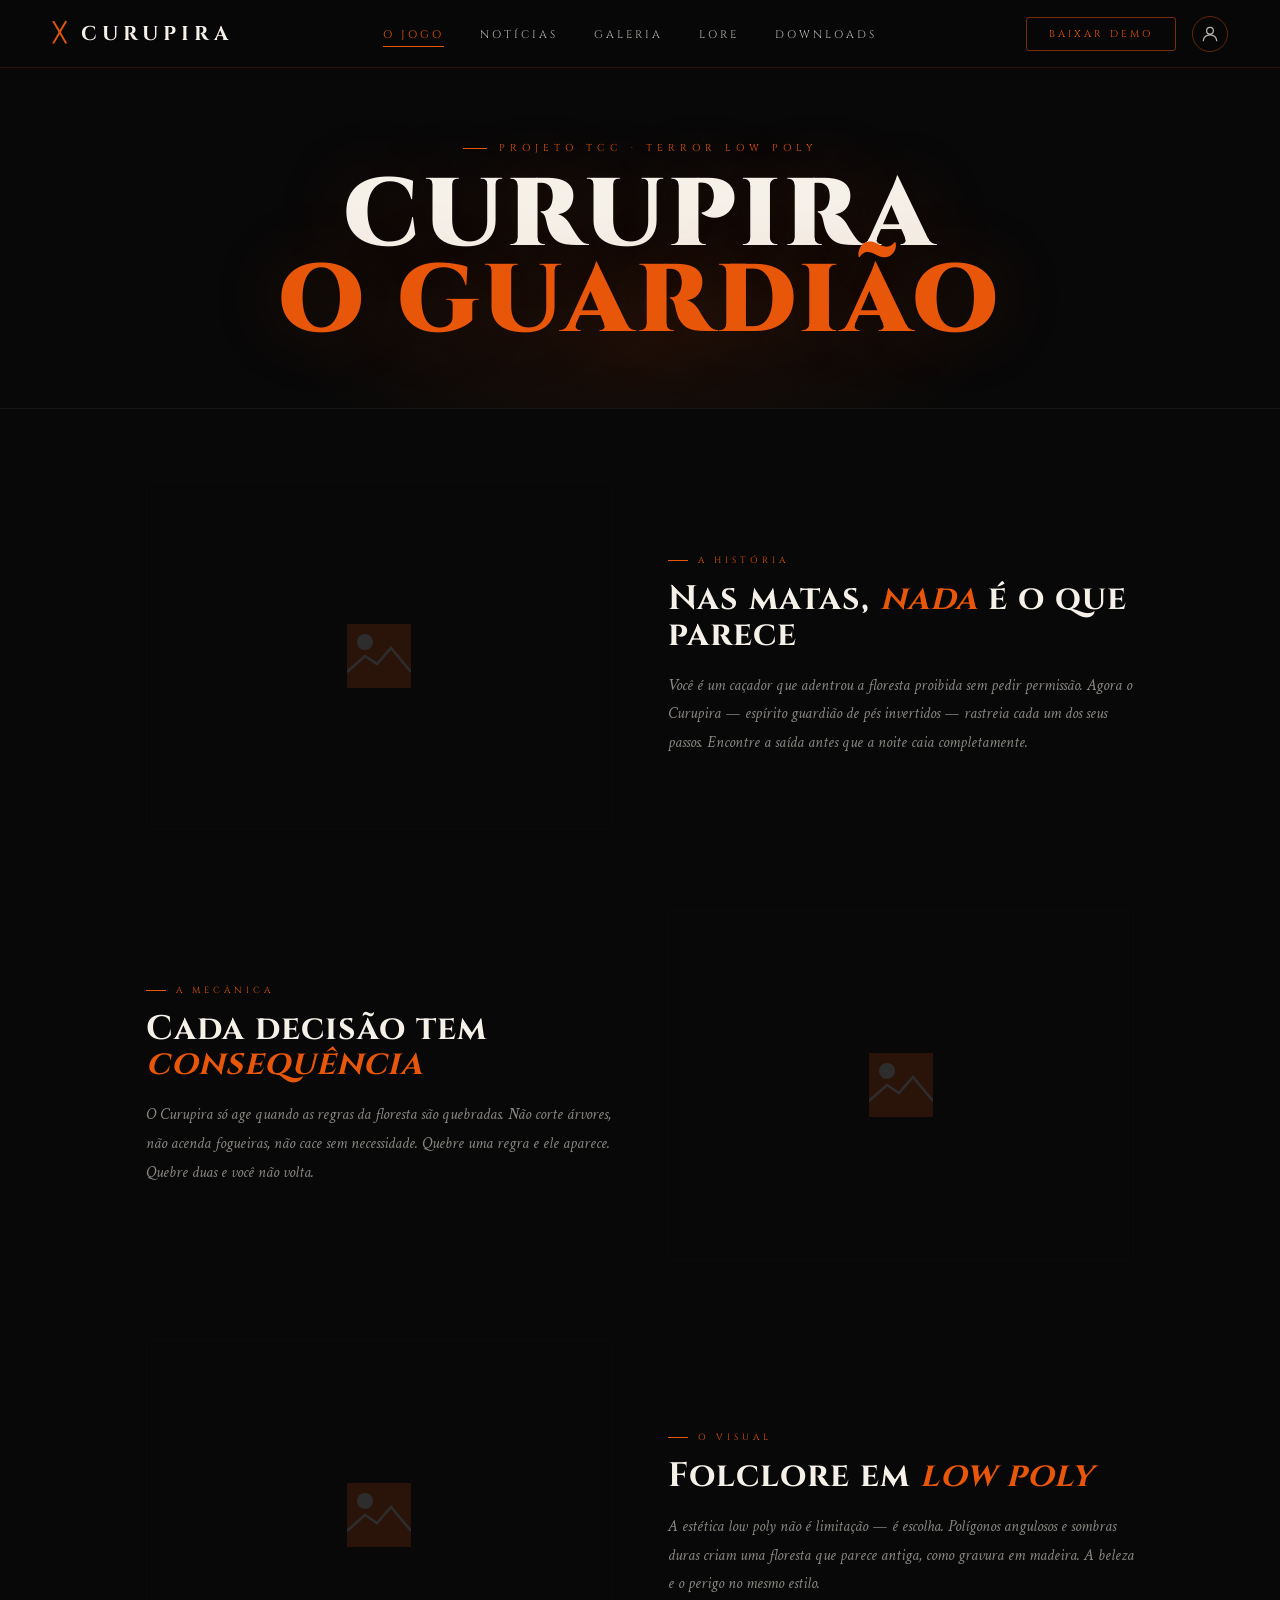
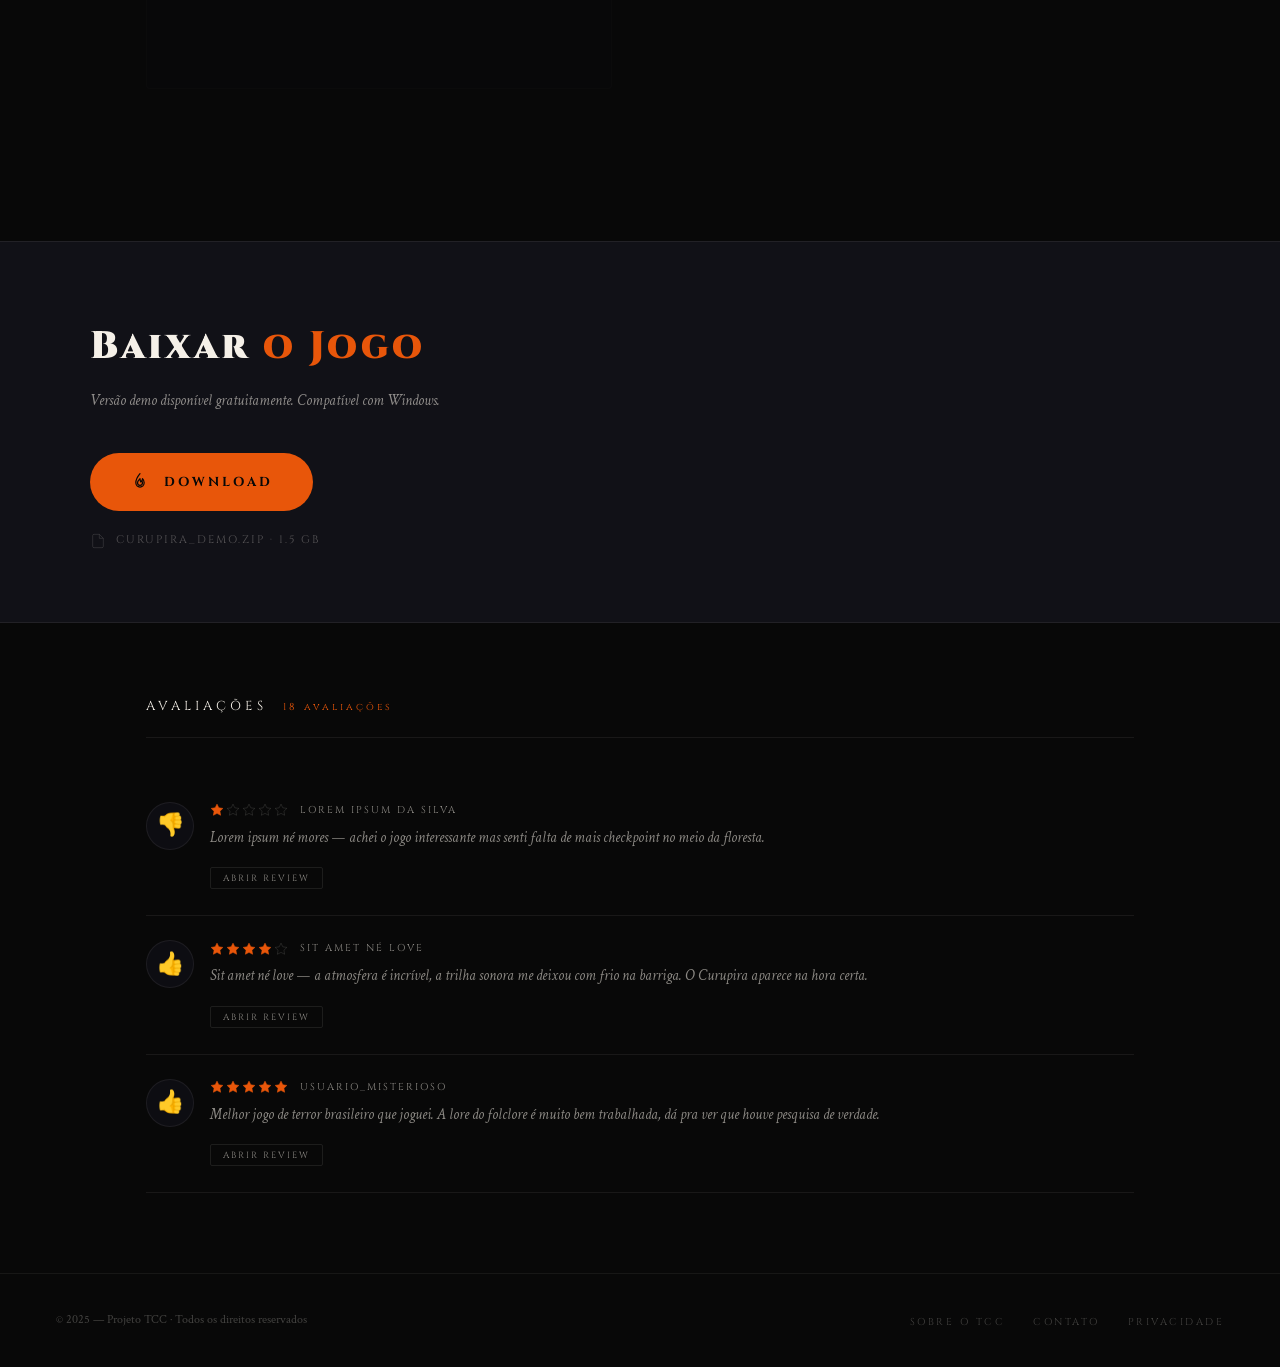
<file: Projeto/sobre.html>
<!DOCTYPE html>
<html lang="pt-BR">

<head>
  <meta charset="UTF-8">
  <meta name="viewport" content="width=device-width, initial-scale=1.0">
  <title>Sobre o Jogo — CURUPIRA</title>
  <link rel="preconnect" href="https://fonts.googleapis.com">
  <link href="https://fonts.googleapis.com/css2?family=Cinzel:wght@400;700;900&family=Crimson+Text:ital,wght@0,400;0,600;1,400&family=Source+Serif+4:ital,opsz,wght@0,8..60,300;0,8..60,400;1,8..60,300&display=swap" rel="stylesheet">
  <link rel="stylesheet" href="style.css">
</head>

<body>

  <!-- ── NAVBAR ── -->
  <nav id="navbar">
    <a href="index.html" class="nav-logo">
      <span class="logo-rune" aria-hidden="true">ᚷ</span>
      CURUPIRA
    </a>
    <ul class="nav-links" role="list">
      <li><a href="sobre.html" class="nav-ativo">O Jogo</a></li>
      <li><a href="selecao_not.html">Notícias</a></li>
      <li><a href="index.html#galeria">Galeria</a></li>
      <li><a href="index.html#lore">Lore</a></li>
      <li><a href="sobre.html#download">Downloads</a></li>
    </ul>
    <div class="nav-direita">
      <button class="nav-cta">Baixar Demo</button>
      <div class="user-menu" id="userMenu">
        <button class="user-btn" id="userBtn" aria-label="Menu do usuário" aria-expanded="false">
          <svg width="20" height="20" viewBox="0 0 24 24" fill="none">
            <circle cx="12" cy="8" r="4" stroke="currentColor" stroke-width="1.5"/>
            <path d="M4 20c0-4 3.6-7 8-7s8 3 8 7" stroke="currentColor" stroke-width="1.5" stroke-linecap="round"/>
          </svg>
        </button>
        <div class="user-dropdown" id="userDropdown">
          <a href="login.html" class="dropdown-item">
            <svg width="15" height="15" viewBox="0 0 24 24" fill="none">
              <path d="M15 3h4a2 2 0 0 1 2 2v14a2 2 0 0 1-2 2h-4" stroke="currentColor" stroke-width="1.5" stroke-linecap="round"/>
              <polyline points="10 17 15 12 10 7" stroke="currentColor" stroke-width="1.5" stroke-linecap="round" stroke-linejoin="round"/>
              <line x1="15" y1="12" x2="3" y2="12" stroke="currentColor" stroke-width="1.5" stroke-linecap="round"/>
            </svg>
            Iniciar sessão
          </a>
          <a href="cadastro.html" class="dropdown-item">
            <svg width="15" height="15" viewBox="0 0 24 24" fill="none">
              <path d="M20 21v-2a4 4 0 0 0-4-4H8a4 4 0 0 0-4 4v2" stroke="currentColor" stroke-width="1.5" stroke-linecap="round"/>
              <circle cx="12" cy="7" r="4" stroke="currentColor" stroke-width="1.5"/>
              <line x1="19" y1="8" x2="19" y2="14" stroke="currentColor" stroke-width="1.5" stroke-linecap="round"/>
              <line x1="22" y1="11" x2="16" y2="11" stroke="currentColor" stroke-width="1.5" stroke-linecap="round"/>
            </svg>
            Criar conta
          </a>
        </div>
      </div>
    </div>
  </nav>


  <!-- ── HERO DA PÁGINA ── -->
  <div class="sobre-page-hero">
    <p class="section-label">Projeto TCC · Terror Low Poly</p>
    <h1 class="sobre-page-titulo">
      CURUPIRA
      <span>O GUARDIÃO</span>
    </h1>
  </div>


  <!-- ── BLOCOS DE EXPLICAÇÃO ── -->
  <div class="sobre-page-corpo">

    <!-- Bloco 1: imagem esquerda, texto direita -->
    <div class="sobre-bloco">
      <div class="sobre-bloco-img-ph" aria-hidden="true">
        <!-- Substitua por: <img src="./imagens/screenshot1.jpg" class="sobre-bloco-img" alt="..."> -->
        <svg viewBox="0 0 64 64" fill="none"><rect width="64" height="64" fill="#e8560a"/><circle cx="18" cy="18" r="8" fill="white"/><path d="M0 48 L18 32 L30 40 L44 24 L64 48" stroke="white" stroke-width="2.5" fill="none"/></svg>
      </div>
      <div class="sobre-bloco-texto">
        <p class="sobre-bloco-tag">A História</p>
        <h2 class="sobre-bloco-titulo">Nas matas, <em>nada</em> é o que parece</h2>
        <p class="sobre-bloco-desc">
          Você é um caçador que adentrou a floresta proibida sem pedir permissão.
          Agora o Curupira — espírito guardião de pés invertidos — rastreia cada
          um dos seus passos. Encontre a saída antes que a noite caia completamente.
        </p>
      </div>
    </div>

    <!-- Bloco 2: texto esquerda, imagem direita -->
    <div class="sobre-bloco invertido">
      <div class="sobre-bloco-img-ph" aria-hidden="true">
        <!-- Substitua por: <img src="./imagens/screenshot2.jpg" class="sobre-bloco-img" alt="..."> -->
        <svg viewBox="0 0 64 64" fill="none"><rect width="64" height="64" fill="#e8560a"/><circle cx="18" cy="18" r="8" fill="white"/><path d="M0 48 L18 32 L30 40 L44 24 L64 48" stroke="white" stroke-width="2.5" fill="none"/></svg>
      </div>
      <div class="sobre-bloco-texto">
        <p class="sobre-bloco-tag">A Mecânica</p>
        <h2 class="sobre-bloco-titulo">Cada decisão tem <em>consequência</em></h2>
        <p class="sobre-bloco-desc">
          O Curupira só age quando as regras da floresta são quebradas. Não corte
          árvores, não acenda fogueiras, não cace sem necessidade. Quebre uma regra
          e ele aparece. Quebre duas e você não volta.
        </p>
      </div>
    </div>

    <!-- Bloco 3: imagem esquerda, texto direita -->
    <div class="sobre-bloco">
      <div class="sobre-bloco-img-ph" aria-hidden="true">
        <!-- Substitua por: <img src="./imagens/screenshot3.jpg" class="sobre-bloco-img" alt="..."> -->
        <svg viewBox="0 0 64 64" fill="none"><rect width="64" height="64" fill="#e8560a"/><circle cx="18" cy="18" r="8" fill="white"/><path d="M0 48 L18 32 L30 40 L44 24 L64 48" stroke="white" stroke-width="2.5" fill="none"/></svg>
      </div>
      <div class="sobre-bloco-texto">
        <p class="sobre-bloco-tag">O Visual</p>
        <h2 class="sobre-bloco-titulo">Folclore em <em>low poly</em></h2>
        <p class="sobre-bloco-desc">
          A estética low poly não é limitação — é escolha. Polígonos angulosos e
          sombras duras criam uma floresta que parece antiga, como gravura em madeira.
          A beleza e o perigo no mesmo estilo.
        </p>
      </div>
    </div>

  </div>
  <!-- FIM: sobre-page-corpo -->


  <!-- ── DOWNLOAD ── -->
  <section class="download-section" id="download">
    <div class="download-inner">

      <h2 class="download-titulo">Baixar <span>o Jogo</span></h2>
      <p class="download-subtitulo">Versão demo disponível gratuitamente. Compatível com Windows.</p>

      <a href="./downloads/curupira_demo.zip" class="download-btn">
        <!-- Ícone de fogo -->
        <svg width="20" height="20" viewBox="0 0 24 24" fill="none" aria-hidden="true">
          <path d="M12 2C12 2 7 8 7 13a5 5 0 0 0 10 0c0-2-1-4-2-5 0 0 0 3-2 4-1-2-1-4-1-4S9 11 9 13a3 3 0 0 0 6 0c0-1-.5-2-1-2.5" stroke="currentColor" stroke-width="1.5" stroke-linecap="round" stroke-linejoin="round"/>
        </svg>
        Download
      </a>

      <div class="download-arquivo">
        <!-- Ícone de arquivo -->
        <svg width="16" height="16" viewBox="0 0 24 24" fill="none" aria-hidden="true">
          <path d="M14 2H6a2 2 0 0 0-2 2v16a2 2 0 0 0 2 2h12a2 2 0 0 0 2-2V8z" stroke="currentColor" stroke-width="1.5"/>
          <polyline points="14 2 14 8 20 8" stroke="currentColor" stroke-width="1.5"/>
        </svg>
        curupira_demo.zip · 1.5 GB
      </div>

    </div>
  </section>


  <!-- ── AVALIAÇÕES ── -->
  <section class="avaliacoes-section">

    <div class="avaliacoes-header">
      <span class="avaliacoes-titulo">Avaliações</span>
      <span class="avaliacoes-count">18 avaliações</span>
    </div>

    <!-- Avaliação 1 -->
    <div class="avaliacao">
      <div class="avaliacao-icone">👎</div>
      <div class="avaliacao-corpo">
        <div class="avaliacao-topo">
          <!-- 1 estrela -->
          <div class="estrelas" aria-label="1 de 5 estrelas">
            <svg class="estrela cheia" viewBox="0 0 24 24"><path d="M12 2l3.09 6.26L22 9.27l-5 4.87 1.18 6.88L12 17.77l-6.18 3.25L7 14.14 2 9.27l6.91-1.01L12 2z"/></svg>
            <svg class="estrela" viewBox="0 0 24 24"><path d="M12 2l3.09 6.26L22 9.27l-5 4.87 1.18 6.88L12 17.77l-6.18 3.25L7 14.14 2 9.27l6.91-1.01L12 2z"/></svg>
            <svg class="estrela" viewBox="0 0 24 24"><path d="M12 2l3.09 6.26L22 9.27l-5 4.87 1.18 6.88L12 17.77l-6.18 3.25L7 14.14 2 9.27l6.91-1.01L12 2z"/></svg>
            <svg class="estrela" viewBox="0 0 24 24"><path d="M12 2l3.09 6.26L22 9.27l-5 4.87 1.18 6.88L12 17.77l-6.18 3.25L7 14.14 2 9.27l6.91-1.01L12 2z"/></svg>
            <svg class="estrela" viewBox="0 0 24 24"><path d="M12 2l3.09 6.26L22 9.27l-5 4.87 1.18 6.88L12 17.77l-6.18 3.25L7 14.14 2 9.27l6.91-1.01L12 2z"/></svg>
          </div>
          <span class="avaliacao-usuario">lorem ipsum da silva</span>
        </div>
        <p class="avaliacao-texto">Lorem ipsum né mores — achei o jogo interessante mas senti falta de mais checkpoint no meio da floresta.</p>
        <button class="avaliacao-btn">Abrir review</button>
      </div>
    </div>

    <!-- Avaliação 2 -->
    <div class="avaliacao">
      <div class="avaliacao-icone">👍</div>
      <div class="avaliacao-corpo">
        <div class="avaliacao-topo">
          <!-- 4 estrelas -->
          <div class="estrelas" aria-label="4 de 5 estrelas">
            <svg class="estrela cheia" viewBox="0 0 24 24"><path d="M12 2l3.09 6.26L22 9.27l-5 4.87 1.18 6.88L12 17.77l-6.18 3.25L7 14.14 2 9.27l6.91-1.01L12 2z"/></svg>
            <svg class="estrela cheia" viewBox="0 0 24 24"><path d="M12 2l3.09 6.26L22 9.27l-5 4.87 1.18 6.88L12 17.77l-6.18 3.25L7 14.14 2 9.27l6.91-1.01L12 2z"/></svg>
            <svg class="estrela cheia" viewBox="0 0 24 24"><path d="M12 2l3.09 6.26L22 9.27l-5 4.87 1.18 6.88L12 17.77l-6.18 3.25L7 14.14 2 9.27l6.91-1.01L12 2z"/></svg>
            <svg class="estrela cheia" viewBox="0 0 24 24"><path d="M12 2l3.09 6.26L22 9.27l-5 4.87 1.18 6.88L12 17.77l-6.18 3.25L7 14.14 2 9.27l6.91-1.01L12 2z"/></svg>
            <svg class="estrela" viewBox="0 0 24 24"><path d="M12 2l3.09 6.26L22 9.27l-5 4.87 1.18 6.88L12 17.77l-6.18 3.25L7 14.14 2 9.27l6.91-1.01L12 2z"/></svg>
          </div>
          <span class="avaliacao-usuario">sit amet né love</span>
        </div>
        <p class="avaliacao-texto">Sit amet né love — a atmosfera é incrível, a trilha sonora me deixou com frio na barriga. O Curupira aparece na hora certa.</p>
        <button class="avaliacao-btn">Abrir review</button>
      </div>
    </div>

    <!-- Avaliação 3 -->
    <div class="avaliacao">
      <div class="avaliacao-icone">👍</div>
      <div class="avaliacao-corpo">
        <div class="avaliacao-topo">
          <!-- 5 estrelas -->
          <div class="estrelas" aria-label="5 de 5 estrelas">
            <svg class="estrela cheia" viewBox="0 0 24 24"><path d="M12 2l3.09 6.26L22 9.27l-5 4.87 1.18 6.88L12 17.77l-6.18 3.25L7 14.14 2 9.27l6.91-1.01L12 2z"/></svg>
            <svg class="estrela cheia" viewBox="0 0 24 24"><path d="M12 2l3.09 6.26L22 9.27l-5 4.87 1.18 6.88L12 17.77l-6.18 3.25L7 14.14 2 9.27l6.91-1.01L12 2z"/></svg>
            <svg class="estrela cheia" viewBox="0 0 24 24"><path d="M12 2l3.09 6.26L22 9.27l-5 4.87 1.18 6.88L12 17.77l-6.18 3.25L7 14.14 2 9.27l6.91-1.01L12 2z"/></svg>
            <svg class="estrela cheia" viewBox="0 0 24 24"><path d="M12 2l3.09 6.26L22 9.27l-5 4.87 1.18 6.88L12 17.77l-6.18 3.25L7 14.14 2 9.27l6.91-1.01L12 2z"/></svg>
            <svg class="estrela cheia" viewBox="0 0 24 24"><path d="M12 2l3.09 6.26L22 9.27l-5 4.87 1.18 6.88L12 17.77l-6.18 3.25L7 14.14 2 9.27l6.91-1.01L12 2z"/></svg>
          </div>
          <span class="avaliacao-usuario">usuario_misterioso</span>
        </div>
        <p class="avaliacao-texto">Melhor jogo de terror brasileiro que joguei. A lore do folclore é muito bem trabalhada, dá pra ver que houve pesquisa de verdade.</p>
        <button class="avaliacao-btn">Abrir review</button>
      </div>
    </div>

  </section>


  <!-- ── FOOTER ── -->
  <footer class="footer-bar">
    <p class="footer-copy">© 2025 — Projeto TCC · Todos os direitos reservados</p>
    <ul class="footer-links" role="list">
      <li><a href="#">Sobre o TCC</a></li>
      <li><a href="#">Contato</a></li>
      <li><a href="#">Privacidade</a></li>
    </ul>
  </footer>

  <script src="script.js"></script>

</body>
</html>
</file>
<file: Projeto/style.css>
/* ════════════════════════════════════════
   VARIÁVEIS GLOBAIS
════════════════════════════════════════ */
:root {
  --preto:       #080808;
  --preto-meio:  #111117;
  --preto-card:  #0d0d12;

  --branco:      #f5f0e8;
  --branco-mudo: rgba(245, 240, 232, 0.55);

  --fogo:        #e8560a;
  --fogo-vivo:   #ff6b1a;
  --fogo-escuro: #a33a04;
  --brasa:       #c0392b;

  --fonte-titulo: 'Cinzel', serif;
  --fonte-corpo:  'Crimson Text', serif;

  --nav-altura: 68px;
  --raio:       3px;

  /* Variáveis compartilhadas pelas páginas de notícia */
  --n-orange:     var(--fogo);
  --n-cream:      var(--branco);
  --n-cream-dim:  var(--branco-mudo);
  --n-bg:         var(--preto);
  --n-surface:    var(--preto-meio);
  --n-surface2:   var(--preto-card);
  --n-border:     rgba(232, 86, 10, 0.22);
  --n-border-dim: rgba(245, 240, 232, 0.07);
}


/* ════════════════════════════════════════
   RESET E BASE
════════════════════════════════════════ */
*, *::before, *::after {
  box-sizing: border-box;
  margin: 0;
  padding: 0;
}

html { scroll-behavior: smooth; }

body {
  background-color: var(--preto);
  color: var(--branco);
  font-family: var(--fonte-corpo);
  font-size: 17px;
  line-height: 1.7;
  overflow-x: hidden;
}

a    { text-decoration: none; }
ul   { list-style: none; }
img  { max-width: 100%; display: block; }


/* ════════════════════════════════════════
   NAVBAR
════════════════════════════════════════ */
nav {
  position: fixed;
  top: 0; left: 0; right: 0;
  z-index: 100;
  height: var(--nav-altura);
  display: flex;
  align-items: center;
  justify-content: space-between;
  padding: 0 52px;
  background: linear-gradient(to bottom, rgba(8,8,8,0.8) 0%, rgba(8,8,8,0) 100%);
  transition: background 0.45s ease, backdrop-filter 0.45s ease;
}

/* Classe adicionada pelo JS ao rolar */
nav.scrolled {
  background: rgba(8, 8, 8, 0.92);
  backdrop-filter: blur(20px) saturate(1.4);
  -webkit-backdrop-filter: blur(20px) saturate(1.4);
  border-bottom: 1px solid rgba(232, 86, 10, 0.15);
}

/* Navbar sólida para páginas sem hero (sem imagem de fundo) */
nav.solida {
  background: rgba(8, 8, 8, 0.96);
  backdrop-filter: blur(20px) saturate(1.4);
  -webkit-backdrop-filter: blur(20px) saturate(1.4);
  border-bottom: 1px solid rgba(232, 86, 10, 0.15);
}

/* Logo */
.nav-logo {
  display: flex;
  align-items: center;
  gap: 10px;
  font-family: var(--fonte-titulo);
  font-size: 20px;
  font-weight: 700;
  letter-spacing: 5px;
  color: var(--branco);
  transition: color 0.2s;
}
.nav-logo:hover { color: var(--fogo); }

.logo-rune {
  color: var(--fogo);
  font-size: 24px;
  line-height: 1;
}

/* Links */
.nav-links {
  display: flex;
  align-items: center;
  gap: 36px;
}

.nav-links a {
  font-family: var(--fonte-titulo);
  font-size: 11px;
  letter-spacing: 3px;
  text-transform: uppercase;
  color: rgba(245, 240, 232, 0.75);
  position: relative;
  transition: color 0.2s;
}

/* Linha de fogo no hover */
.nav-links a::after {
  content: '';
  position: absolute;
  bottom: -5px; left: 0; right: 0;
  height: 1px;
  background: var(--fogo);
  transform: scaleX(0);
  transform-origin: left;
  transition: transform 0.28s ease;
}
.nav-links a:hover             { color: var(--branco); }
.nav-links a:hover::after      { transform: scaleX(1); }
.nav-links a.nav-ativo         { color: var(--fogo); }
.nav-links a.nav-ativo::after  { transform: scaleX(1); }

/* Botão CTA */
.nav-cta {
  background: transparent;
  border: 1px solid rgba(232, 86, 10, 0.5);
  color: var(--fogo);
  font-family: var(--fonte-titulo);
  font-size: 10px;
  letter-spacing: 3px;
  text-transform: uppercase;
  padding: 9px 22px;
  cursor: pointer;
  border-radius: var(--raio);
  transition: background 0.2s, border-color 0.2s, color 0.2s;
}
.nav-cta:hover {
  background: var(--fogo);
  border-color: var(--fogo);
  color: var(--preto);
}


/* ── Agrupa botão CTA + ícone de usuário ── */
.nav-direita {
  display: flex;
  align-items: center;
  gap: 16px;
}

/* ── Menu de usuário (wrapper relativo para o dropdown) ── */
.user-menu {
  position: relative;
}

/* ── Botão do ícone de bonequinho ── */
.user-btn {
  display: flex;
  align-items: center;
  justify-content: center;
  width: 36px;
  height: 36px;
  background: transparent;
  border: 1px solid rgba(232, 86, 10, 0.4);
  border-radius: 50%;
  color: rgba(245, 240, 232, 0.75);
  cursor: pointer;
  transition: border-color 0.2s, color 0.2s, background 0.2s;
}
.user-btn:hover,
.user-btn.ativo {
  border-color: var(--fogo);
  color: var(--fogo);
  background: rgba(232, 86, 10, 0.08);
}

/* ── Dropdown ── */
.user-dropdown {
  position: absolute;
  top: calc(100% + 12px);
  right: 0;
  min-width: 190px;
  background: #141414;
  border: 1px solid rgba(232, 86, 10, 0.2);
  border-radius: 4px;
  overflow: hidden;
  box-shadow: 0 16px 40px rgba(0, 0, 0, 0.6);

  /* Começa escondido */
  opacity: 0;
  pointer-events: none;
  transform: translateY(-6px);
  transition: opacity 0.22s ease, transform 0.22s ease;
}

/* Classe adicionada pelo JS para mostrar */
.user-dropdown.visivel {
  opacity: 1;
  pointer-events: auto;
  transform: translateY(0);
}

/* Setinha decorativa acima do dropdown */
.user-dropdown::before {
  content: '';
  position: absolute;
  top: -5px;
  right: 12px;
  width: 9px;
  height: 9px;
  background: #141414;
  border-left: 1px solid rgba(232, 86, 10, 0.2);
  border-top: 1px solid rgba(232, 86, 10, 0.2);
  transform: rotate(45deg);
}

/* ── Itens do dropdown ── */
.dropdown-item {
  display: flex;
  align-items: center;
  gap: 12px;
  padding: 16px 20px;
  font-family: var(--fonte-titulo);
  font-size: 12px;
  letter-spacing: 2px;
  text-transform: uppercase;
  color: rgba(245, 240, 232, 0.75);
  border-bottom: 1px solid rgba(255, 255, 255, 0.05);
  transition: background 0.18s, color 0.18s;
}
.dropdown-item:last-child { border-bottom: none; }

.dropdown-item svg { flex-shrink: 0; opacity: 0.7; transition: opacity 0.18s; }

.dropdown-item:hover {
  background: rgba(232, 86, 10, 0.08);
  color: var(--branco);
}
.dropdown-item:hover svg { opacity: 1; color: var(--fogo); }


/* ════════════════════════════════════════
   HERO
════════════════════════════════════════ */
.hero {
  position: relative;
  width: 100%;
  height: 100vh;
  min-height: 620px;
  display: flex;
  align-items: flex-end;
  overflow: hidden;
}

/* Imagem de fundo separada para animar sem mover o conteúdo */
.hero-bg {
  position: absolute;
  inset: 0;
  background:
    linear-gradient(to right, rgba(8,8,8,0.96) 0%, rgba(8,8,8,0.4) 55%, rgba(8,8,8,0.1) 100%),
    linear-gradient(to top,   rgba(8,8,8,0.95) 0%, transparent 45%),
    url('https://upload.wikimedia.org/wikipedia/commons/thumb/5/52/Curupira_by_Andr%C3%A9_Boccato.jpg/1200px-Curupira_by_Andr%C3%A9_Boccato.jpg')
    center / cover no-repeat;
  animation: slowzoom 20s ease-in-out infinite alternate;
}

/* Conteúdo */
.hero-content {
  position: relative;
  z-index: 2;
  padding: 0 56px 90px;
  max-width: 680px;
  animation: fadeup 1.1s ease both;
}

.hero-label {
  font-family: var(--fonte-titulo);
  font-size: 10px;
  letter-spacing: 5px;
  text-transform: uppercase;
  color: var(--fogo);
  margin-bottom: 18px;
  display: flex;
  align-items: center;
  gap: 12px;
}
.hero-label::before {
  content: '';
  display: block;
  width: 36px; height: 1px;
  background: var(--fogo);
  flex-shrink: 0;
}

.hero-title {
  font-family: var(--fonte-titulo);
  font-size: clamp(60px, 9vw, 110px);
  font-weight: 900;
  line-height: 0.9;
  letter-spacing: 4px;
  color: var(--branco);
  margin-bottom: 8px;
  text-shadow: 0 0 60px rgba(232, 86, 10, 0.3);
}

.hero-title-sub {
  display: block;
  color: var(--fogo);
  font-size: 0.55em;
  letter-spacing: 10px;
  opacity: 0.9;
}

.hero-desc {
  font-size: 16px;
  font-style: italic;
  color: var(--branco-mudo);
  max-width: 440px;
  margin-bottom: 40px;
  line-height: 1.8;
}

/* Botões */
.hero-btns {
  display: flex;
  gap: 20px;
  align-items: center;
  flex-wrap: wrap;
}

.btn-primary {
  display: inline-flex;
  align-items: center;
  gap: 10px;
  background: var(--fogo);
  color: var(--preto);
  font-family: var(--fonte-titulo);
  font-size: 11px;
  font-weight: 700;
  letter-spacing: 3px;
  text-transform: uppercase;
  padding: 14px 30px;
  border-radius: var(--raio);
  transition: background 0.2s, transform 0.15s, box-shadow 0.2s;
}
.btn-primary:hover {
  background: var(--fogo-vivo);
  transform: translateY(-2px);
  box-shadow: 0 8px 24px rgba(232, 86, 10, 0.4);
}

.btn-ghost {
  display: inline-flex;
  align-items: center;
  color: var(--branco-mudo);
  font-family: var(--fonte-titulo);
  font-size: 11px;
  letter-spacing: 3px;
  text-transform: uppercase;
  padding: 14px 0;
  transition: color 0.2s;
}
.btn-ghost:hover { color: var(--branco); }

/* Dots */
.hero-dots {
  position: absolute;
  bottom: 88px; right: 56px;
  display: flex;
  gap: 8px;
  z-index: 2;
}

.dot {
  width: 30px; height: 2px;
  background: rgba(245, 240, 232, 0.25);
  border-radius: 2px;
  cursor: pointer;
  transition: background 0.2s, width 0.2s;
}
.dot.active {
  background: var(--fogo);
  width: 48px;
}

/* Scroll hint */
.scroll-hint {
  position: absolute;
  bottom: 30px; left: 50%;
  transform: translateX(-50%);
  z-index: 2;
  display: flex;
  flex-direction: column;
  align-items: center;
  gap: 6px;
  opacity: 0.35;
  animation: bob 2.4s ease-in-out infinite;
}
.scroll-hint span {
  font-family: var(--fonte-titulo);
  font-size: 9px;
  letter-spacing: 4px;
  text-transform: uppercase;
}


/* ════════════════════════════════════════
   CHAMAS DECORATIVAS
════════════════════════════════════════ */
.flames {
  position: absolute;
  bottom: 0; left: 0; right: 0;
  z-index: 1;
  height: 120px;
  pointer-events: none;
}

.flame {
  position: absolute;
  bottom: 0;
  border-radius: 50% 50% 20% 20% / 60% 60% 40% 40%;
  filter: blur(8px);
  mix-blend-mode: screen;
}

.flame-1 { left: 5%;   width: 60px;  height: 90px;  background: radial-gradient(ellipse at bottom, var(--fogo-vivo), transparent); animation: flicker 2.2s ease-in-out infinite alternate; }
.flame-2 { left: 20%;  width: 80px;  height: 110px; background: radial-gradient(ellipse at bottom, #ff8c00, transparent);         animation: flicker 1.8s 0.3s ease-in-out infinite alternate; }
.flame-3 { left: 50%;  width: 100px; height: 130px; background: radial-gradient(ellipse at bottom, var(--fogo-vivo), transparent); animation: flicker 2.5s 0.1s ease-in-out infinite alternate; }
.flame-4 { right: 20%; width: 70px;  height: 100px; background: radial-gradient(ellipse at bottom, var(--brasa), transparent);    animation: flicker 2s 0.5s ease-in-out infinite alternate; }
.flame-5 { right: 5%;  width: 55px;  height: 80px;  background: radial-gradient(ellipse at bottom, var(--fogo), transparent);     animation: flicker 1.6s 0.2s ease-in-out infinite alternate; }


/* ════════════════════════════════════════
   SOBRE
════════════════════════════════════════ */
.sobre {
  background: var(--preto-meio);
  padding: 100px 56px;
  border-top: 1px solid rgba(232, 86, 10, 0.12);
}

.sobre-inner {
  max-width: 1200px;
  margin: 0 auto;
  display: grid;
  grid-template-columns: 1fr 1fr;
  gap: 80px;
  align-items: start;
}

/* Labels e títulos de seção */
.section-label {
  font-family: var(--fonte-titulo);
  font-size: 10px;
  letter-spacing: 5px;
  text-transform: uppercase;
  color: var(--fogo);
  margin-bottom: 16px;
}

.section-title {
  font-family: var(--fonte-titulo);
  font-size: clamp(38px, 4vw, 54px);
  font-weight: 700;
  line-height: 1;
  letter-spacing: 2px;
  color: var(--branco);
  margin-bottom: 28px;
}
.section-title span { color: var(--fogo); }

.sobre-desc {
  color: var(--branco-mudo);
  font-size: 16px;
  line-height: 1.8;
  margin-bottom: 18px;
}

/* Grid de cards de stats */
.sobre-stats {
  display: grid;
  grid-template-columns: 1fr 1fr;
  gap: 16px;
}

.stat-card {
  background: var(--preto-card);
  border: 1px solid rgba(232, 86, 10, 0.12);
  border-radius: var(--raio);
  padding: 28px 24px;
  transition: border-color 0.2s, transform 0.2s;
}
.stat-card:hover {
  border-color: rgba(232, 86, 10, 0.4);
  transform: translateY(-3px);
}

.stat-num {
  font-family: var(--fonte-titulo);
  font-size: 40px;
  font-weight: 900;
  color: var(--fogo);
  line-height: 1;
  margin-bottom: 8px;
}

.stat-label {
  font-size: 13px;
  color: var(--branco-mudo);
}


/* ════════════════════════════════════════
   GALERIA
════════════════════════════════════════ */
.galeria {
  background: var(--preto);
  padding: 80px 56px;
}

.galeria-header {
  display: flex;
  align-items: flex-end;
  justify-content: space-between;
  margin-bottom: 36px;
}

.see-all {
  font-family: var(--fonte-titulo);
  font-size: 11px;
  letter-spacing: 3px;
  text-transform: uppercase;
  color: var(--fogo);
  padding-bottom: 4px;
  border-bottom: 1px solid rgba(232, 86, 10, 0.3);
  transition: border-color 0.2s;
}
.see-all:hover { border-color: var(--fogo); }

.cards-grid {
  display: grid;
  grid-template-columns: repeat(auto-fit, minmax(200px, 1fr));
  gap: 12px;
}

/* Card */
.card {
  position: relative;
  border-radius: 4px;
  overflow: hidden;
  aspect-ratio: 3 / 4;
  background: var(--preto-card);
  cursor: pointer;
}

.card-img-wrap {
  position: absolute;
  inset: 0;
  transition: transform 0.55s ease;
}
.card:hover .card-img-wrap { transform: scale(1.07); }

.card-img-wrap img {
  width: 100%; height: 100%;
  object-fit: cover;
  object-position: top center;
}

.card-overlay {
  position: absolute;
  inset: 0;
  background: linear-gradient(to top, rgba(8,8,8,0.92) 0%, rgba(8,8,8,0.2) 50%, transparent 100%);
}

.card-info {
  position: absolute;
  bottom: 0; left: 0; right: 0;
  padding: 20px 18px;
  z-index: 1;
}

.card-label {
  font-family: var(--fonte-titulo);
  font-size: 9px;
  letter-spacing: 3px;
  text-transform: uppercase;
  color: var(--fogo);
  margin-bottom: 6px;
}

.card-title {
  font-family: var(--fonte-titulo);
  font-size: 22px;
  font-weight: 700;
  letter-spacing: 2px;
  color: var(--branco);
  line-height: 1;
}

.card-badge {
  position: absolute;
  top: 12px; left: 12px;
  z-index: 1;
  background: var(--fogo);
  color: var(--preto);
  font-family: var(--fonte-titulo);
  font-size: 9px;
  font-weight: 700;
  letter-spacing: 2px;
  text-transform: uppercase;
  padding: 4px 10px;
  border-radius: 2px;
}


/* ════════════════════════════════════════
   LORE
════════════════════════════════════════ */
.lore {
  background: var(--preto-meio);
  padding: 100px 56px;
  border-top: 1px solid rgba(232, 86, 10, 0.1);
  border-bottom: 1px solid rgba(232, 86, 10, 0.1);
}

.lore-quote {
  max-width: 700px;
  margin: 0 auto;
  text-align: center;
  border: none;
}

.lore-quote p {
  font-family: var(--fonte-corpo);
  font-size: clamp(18px, 2.5vw, 24px);
  font-style: italic;
  color: var(--branco-mudo);
  line-height: 1.9;
  margin-bottom: 24px;
  position: relative;
  padding: 0 40px;
}

/* Aspas decorativas */
.lore-quote p::before {
  content: '\201C';
  position: absolute;
  left: 0; top: -10px;
  font-size: 60px;
  color: var(--fogo);
  opacity: 0.5;
  line-height: 1;
  font-family: Georgia, serif;
}

.lore-quote cite {
  font-family: var(--fonte-titulo);
  font-size: 11px;
  letter-spacing: 4px;
  text-transform: uppercase;
  color: var(--fogo);
  font-style: normal;
}


/* ════════════════════════════════════════
   FOOTER
════════════════════════════════════════ */
.footer-bar {
  background: var(--preto);
  border-top: 1px solid rgba(245, 240, 232, 0.06);
  padding: 32px 56px;
  display: flex;
  align-items: center;
  justify-content: space-between;
  flex-wrap: wrap;
  gap: 16px;
}

.footer-copy {
  font-size: 12px;
  color: rgba(245, 240, 232, 0.25);
}

.footer-links { display: flex; gap: 28px; }

.footer-links a {
  font-family: var(--fonte-titulo);
  font-size: 10px;
  letter-spacing: 2.5px;
  text-transform: uppercase;
  color: rgba(245, 240, 232, 0.25);
  transition: color 0.2s;
}
.footer-links a:hover { color: var(--fogo); }


/* ════════════════════════════════════════
   ANIMAÇÕES
════════════════════════════════════════ */

/* Zoom lento no hero */
@keyframes slowzoom {
  from { transform: scale(1.02); }
  to   { transform: scale(1.09); }
}

/* Entrada: sobe e aparece */
@keyframes fadeup {
  from { opacity: 0; transform: translateY(28px); }
  to   { opacity: 1; transform: translateY(0); }
}

/* Balanço do scroll hint */
@keyframes bob {
  0%, 100% { transform: translateX(-50%) translateY(0); }
  50%       { transform: translateX(-50%) translateY(6px); }
}

/* Tremular do fogo */
@keyframes flicker {
  0%   { transform: translateY(0)    scaleX(1);    opacity: 0.8; }
  33%  { transform: translateY(-8px) scaleX(0.92); opacity: 1;   }
  66%  { transform: translateY(-4px) scaleX(1.05); opacity: 0.9; }
  100% { transform: translateY(-12px) scaleX(0.95); opacity: 0.7; }
}


/* ════════════════════════════════════════
   PÁGINAS DE FORMULÁRIO (login / cadastro)
════════════════════════════════════════ */

/* Fundo da página */
.pagina-form {
  min-height: 100vh;
  display: flex;
  align-items: center;
  justify-content: center;
  padding: 100px 24px 60px;
  position: relative;
  overflow: hidden;
}

.pagina-form::before {
  content: '';
  position: absolute;
  inset: 0;
  background:
    linear-gradient(135deg, rgba(8,8,8,0.97) 0%, rgba(8,8,8,0.80) 100%),
    url('https://upload.wikimedia.org/wikipedia/commons/thumb/5/52/Curupira_by_Andr%C3%A9_Boccato.jpg/1200px-Curupira_by_Andr%C3%A9_Boccato.jpg')
    center / cover no-repeat;
  z-index: 0;
}

/* Brilho de fogo no rodapé */
.pagina-form::after {
  content: '';
  position: absolute;
  bottom: -80px;
  left: 50%;
  transform: translateX(-50%);
  width: 600px;
  height: 300px;
  background: radial-gradient(ellipse, rgba(232,86,10,0.12) 0%, transparent 70%);
  z-index: 0;
  pointer-events: none;
}

/* Card central */
.form-card {
  position: relative;
  z-index: 1;
  width: 100%;
  max-width: 420px;
  background: rgba(13, 13, 18, 0.95);
  border: 1px solid rgba(232, 86, 10, 0.2);
  border-radius: 6px;
  padding: 48px 44px 44px;
  box-shadow: 0 24px 80px rgba(0,0,0,0.7), 0 0 60px rgba(232,86,10,0.05);
  animation: fadeup 0.7s ease both;
}

.form-rune {
  display: block;
  font-size: 28px;
  color: var(--fogo);
  margin-bottom: 20px;
  opacity: 0.7;
}

.form-titulo {
  font-family: var(--fonte-titulo);
  font-size: 28px;
  font-weight: 700;
  letter-spacing: 4px;
  color: var(--branco);
  margin-bottom: 6px;
}

.form-subtitulo {
  font-family: var(--fonte-corpo);
  font-size: 14px;
  color: var(--branco-mudo);
  margin-bottom: 36px;
  font-style: italic;
}

/* Campos */
.campo { margin-bottom: 22px; }

.campo label {
  display: block;
  font-family: var(--fonte-titulo);
  font-size: 10px;
  letter-spacing: 3px;
  text-transform: uppercase;
  color: var(--branco-mudo);
  margin-bottom: 8px;
}

.campo input {
  width: 100%;
  background: rgba(255,255,255,0.04);
  border: 1px solid rgba(255,255,255,0.1);
  border-radius: var(--raio);
  padding: 13px 16px;
  font-family: var(--fonte-corpo);
  font-size: 16px;
  color: var(--branco);
  outline: none;
  transition: border-color 0.2s, box-shadow 0.2s;
}

.campo input::placeholder { color: rgba(245,240,232,0.2); }

.campo input:focus {
  border-color: rgba(232, 86, 10, 0.6);
  box-shadow: 0 0 0 3px rgba(232, 86, 10, 0.08);
}

/* Botão submit */
.form-submit {
  width: 100%;
  background: var(--fogo);
  color: var(--preto);
  border: none;
  border-radius: var(--raio);
  padding: 14px;
  font-family: var(--fonte-titulo);
  font-size: 12px;
  font-weight: 700;
  letter-spacing: 3px;
  text-transform: uppercase;
  cursor: pointer;
  margin-top: 8px;
  transition: background 0.2s, transform 0.15s, box-shadow 0.2s;
}

.form-submit:hover {
  background: var(--fogo-vivo);
  transform: translateY(-1px);
  box-shadow: 0 8px 24px rgba(232,86,10,0.35);
}

/* Rodapé do card */
.form-rodape {
  text-align: center;
  margin-top: 28px;
  padding-top: 24px;
  border-top: 1px solid rgba(255,255,255,0.06);
}

.form-rodape span {
  font-size: 14px;
  color: var(--branco-mudo);
  font-style: italic;
}

.form-rodape a {
  font-family: var(--fonte-titulo);
  font-size: 11px;
  letter-spacing: 2px;
  text-transform: uppercase;
  color: var(--fogo);
  margin-left: 8px;
  transition: color 0.2s;
}
.form-rodape a:hover { color: var(--fogo-vivo); }

/* Divisor com texto */
.divisor {
  display: flex;
  align-items: center;
  gap: 12px;
  margin: 28px 0 0;
}

.divisor::before,
.divisor::after {
  content: '';
  flex: 1;
  height: 1px;
  background: rgba(255,255,255,0.07);
}

.divisor span {
  font-family: var(--fonte-titulo);
  font-size: 9px;
  letter-spacing: 2px;
  text-transform: uppercase;
  color: rgba(245,240,232,0.2);
}


/* ════════════════════════════════════════
   PÁGINA DE NOTÍCIA
════════════════════════════════════════ */
.noticia-page {
  font-family: 'Source Serif 4', Georgia, serif;
  color: var(--n-cream);
}

/* Breadcrumb */
.breadcrumb {
  margin-top: var(--nav-altura);
  padding: 1rem 3rem;
  border-bottom: 1px solid var(--n-border-dim);
  display: flex;
  align-items: center;
  gap: 10px;
  font-family: var(--fonte-titulo);
  font-size: 10px;
  letter-spacing: 3px;
  text-transform: uppercase;
  color: var(--n-cream-dim);
}
.breadcrumb a { color: var(--n-orange); text-decoration: none; transition: color 0.2s; }
.breadcrumb a:hover { color: var(--branco); }
.breadcrumb-sep { color: var(--n-border); }

/* Article header */
.article-header {
  padding: 3rem 3rem 0;
  max-width: 820px;
  margin: 0 auto;
}

.article-tag-row { display: flex; align-items: center; gap: 12px; margin-bottom: 1.5rem; }

.article-tag {
  font-family: var(--fonte-titulo);
  font-size: 9px;
  letter-spacing: 3px;
  text-transform: uppercase;
  color: var(--preto);
  background: var(--n-orange);
  padding: 4px 11px;
}

.article-tag-cat {
  font-family: var(--fonte-titulo);
  font-size: 9px;
  letter-spacing: 3px;
  text-transform: uppercase;
  color: var(--n-cream-dim);
}

.article-tag-dot { color: var(--n-orange); font-size: 7px; }

.article-title {
  font-family: var(--fonte-titulo);
  font-size: clamp(2rem, 4vw, 3.5rem);
  font-weight: 900;
  line-height: 1.0;
  letter-spacing: -0.01em;
  color: var(--n-cream);
  margin-bottom: 1.25rem;
}
.article-title em { color: var(--n-orange); font-style: italic; }

.article-subtitle {
  font-family: var(--fonte-corpo);
  font-size: 1.1rem;
  font-weight: 300;
  font-style: italic;
  color: var(--n-cream-dim);
  line-height: 1.6;
  margin-bottom: 1.5rem;
  padding-bottom: 1.5rem;
  border-bottom: 1px solid var(--n-border-dim);
}

.article-meta {
  display: flex;
  align-items: center;
  gap: 16px;
  padding: 1rem 0;
  font-family: var(--fonte-titulo);
  font-size: 10px;
  letter-spacing: 2px;
  text-transform: uppercase;
  color: var(--n-cream-dim);
  border-bottom: 1px solid var(--n-border-dim);
  margin-bottom: 2rem;
}
.meta-sep { color: var(--n-border); }
.meta-share { margin-left: auto; display: flex; gap: 8px; align-items: center; }

.share-btn {
  font-family: var(--fonte-titulo);
  font-size: 10px;
  letter-spacing: 2px;
  text-transform: uppercase;
  color: var(--n-cream-dim);
  background: none;
  border: 1px solid rgba(245, 240, 232, 0.09);
  padding: 5px 12px;
  cursor: pointer;
  transition: all 0.2s;
}
.share-btn:hover { border-color: var(--n-orange); color: var(--n-orange); }

/* Hero image */
.article-img-wrap {
  max-width: 820px;
  margin: 0 auto 2.5rem;
  padding: 0 3rem;
}
.article-img {
  width: 100%;
  height: 420px;
  background: var(--n-surface2);
  border: 1px solid var(--n-border-dim);
  display: flex;
  align-items: center;
  justify-content: center;
  position: relative;
  overflow: hidden;
}
.article-img::before {
  content: '';
  position: absolute;
  inset: 0;
  background: linear-gradient(135deg, transparent 50%, rgba(232, 86, 10, 0.05));
}
.imgph { opacity: 0.07; }
.imgph svg { width: 80px; height: 80px; }

.img-caption {
  padding: 0.6rem 0;
  font-family: var(--fonte-titulo);
  font-size: 10px;
  letter-spacing: 2px;
  color: var(--n-cream-dim);
  border-bottom: 1px solid var(--n-border-dim);
  font-style: italic;
}

/* Article body + sidebar */
.article-layout {
  max-width: 820px;
  margin: 0 auto;
  padding: 0 3rem;
  display: grid;
  grid-template-columns: 1fr 220px;
  gap: 3rem;
}

.article-body p {
  font-size: 1.05rem;
  font-weight: 300;
  line-height: 1.8;
  color: var(--n-cream);
  margin-bottom: 1.75rem;
}
.article-body p:first-child::first-letter {
  font-family: var(--fonte-titulo);
  font-size: 4rem;
  font-weight: 900;
  float: left;
  line-height: 0.8;
  margin: 0.1em 0.12em 0 0;
  color: var(--n-orange);
}

.pull-quote {
  margin: 2rem 0;
  padding: 1.5rem 0 1.5rem 1.5rem;
  border-left: 3px solid var(--n-orange);
  font-family: var(--fonte-titulo);
  font-size: 1.1rem;
  font-style: italic;
  font-weight: 700;
  color: var(--n-cream);
  line-height: 1.4;
}

/* Sidebar */
.article-sidebar { padding-top: 0.5rem; }
.sidebar-block { margin-bottom: 2rem; padding-bottom: 2rem; border-bottom: 1px solid var(--n-border-dim); }

.sidebar-label {
  font-family: var(--fonte-titulo);
  font-size: 9px;
  letter-spacing: 3px;
  text-transform: uppercase;
  color: var(--n-orange);
  display: flex;
  align-items: center;
  gap: 8px;
  margin-bottom: 1rem;
}
.sidebar-label::before { content: ''; width: 14px; height: 1px; background: var(--n-orange); }

.sidebar-tags { display: flex; flex-wrap: wrap; gap: 0.4rem; }
.sidebar-tag {
  font-family: var(--fonte-titulo);
  font-size: 9px;
  letter-spacing: 2px;
  text-transform: uppercase;
  color: var(--n-cream-dim);
  background: none;
  border: 1px solid rgba(245, 240, 232, 0.08);
  padding: 4px 10px;
  text-decoration: none;
  transition: all 0.2s;
}
.sidebar-tag:hover { border-color: var(--n-orange); color: var(--n-orange); }

.sidebar-stat { margin-bottom: 0.75rem; }
.stat-num {
  font-family: var(--fonte-titulo);
  font-weight: 900;
  font-size: 2rem;
  color: var(--n-orange);
  line-height: 1;
}
.stat-lbl {
  font-family: var(--fonte-titulo);
  font-size: 9px;
  letter-spacing: 2px;
  text-transform: uppercase;
  color: var(--n-cream-dim);
  margin-top: 2px;
}

/* Related */
.related-section {
  max-width: 820px;
  margin: 4rem auto 0;
  padding: 0 3rem;
  border-top: 1px solid var(--n-border-dim);
}
.related-header {
  padding: 1.5rem 0 1.25rem;
  display: flex;
  align-items: center;
  gap: 10px;
  font-family: var(--fonte-titulo);
  font-size: 10px;
  letter-spacing: 3px;
  text-transform: uppercase;
  color: var(--n-orange);
}
.related-header::before { content: ''; width: 20px; height: 1px; background: var(--n-orange); }

.related-grid {
  display: grid;
  grid-template-columns: repeat(3, 1fr);
  gap: 1.5px;
  background: var(--n-border-dim);
  margin-bottom: 0;
}
.rel-card {
  background: var(--n-bg);
  text-decoration: none;
  color: inherit;
  display: flex;
  flex-direction: column;
  transition: background 0.2s;
  overflow: hidden;
}
.rel-card:hover { background: var(--n-surface); }
.rel-img {
  height: 130px;
  background: var(--n-surface2);
  display: flex;
  align-items: center;
  justify-content: center;
}
.rel-img .imgph svg { width: 40px; height: 40px; }
.rel-body { padding: 1rem; display: flex; flex-direction: column; gap: 0.35rem; }
.rel-meta { font-family: var(--fonte-titulo); font-size: 9px; letter-spacing: 2px; text-transform: uppercase; color: var(--n-cream-dim); }
.rel-title { font-family: var(--fonte-titulo); font-size: 0.92rem; font-weight: 700; line-height: 1.25; color: var(--n-cream); }
.rel-excerpt { font-size: 0.78rem; font-weight: 300; line-height: 1.55; color: var(--n-cream-dim); }

/* Comments */
.comments-section {
  max-width: 820px;
  margin: 0 auto;
  padding: 3rem 3rem 4rem;
  border-top: 1px solid var(--n-border-dim);
}
.comments-header { display: flex; align-items: baseline; gap: 12px; margin-bottom: 2rem; }
.comments-title { font-family: var(--fonte-titulo); font-size: 1.3rem; font-weight: 700; color: var(--n-cream); }
.comments-count { font-family: var(--fonte-titulo); font-size: 10px; letter-spacing: 2px; color: var(--n-orange); }

.comment {
  display: grid;
  grid-template-columns: 40px 1fr auto;
  gap: 12px;
  align-items: start;
  padding: 1.25rem 0;
  border-top: 1px solid var(--n-border-dim);
}
.comment:first-of-type { border-top: none; padding-top: 0; }

.avatar {
  width: 40px; height: 40px;
  border-radius: 50%;
  background: var(--n-surface2);
  border: 1px solid var(--n-border-dim);
  display: flex;
  align-items: center;
  justify-content: center;
}
.avatar-img { opacity: 0.25; font-size: 18px; }

.comment-user {
  font-family: var(--fonte-titulo);
  font-size: 9px;
  letter-spacing: 2px;
  text-transform: uppercase;
  color: var(--n-cream-dim);
  margin-bottom: 0.25rem;
}
.comment-text { font-size: 0.9rem; font-weight: 400; line-height: 1.6; color: var(--n-cream); margin-bottom: 0.6rem; }
.comment-actions { display: flex; align-items: center; gap: 8px; }

.act-btn {
  font-family: var(--fonte-titulo);
  font-size: 9px;
  letter-spacing: 2px;
  text-transform: uppercase;
  color: var(--n-cream-dim);
  background: none;
  border: 1px solid rgba(245, 240, 232, 0.09);
  padding: 3px 10px;
  cursor: pointer;
  transition: all 0.2s;
}
.act-btn:hover { border-color: var(--n-orange); color: var(--n-orange); }

.vote { display: flex; align-items: center; gap: 6px; }
.vote-btn { background: none; border: none; color: var(--n-cream-dim); cursor: pointer; font-size: 14px; transition: color 0.2s; }
.vote-btn:hover { color: var(--n-orange); }
.comment-menu { color: var(--n-cream-dim); cursor: pointer; font-size: 16px; opacity: 0.4; padding: 0 4px; }


/* ════════════════════════════════════════
   SELEÇÃO DE NOTÍCIAS (selecao_not.html)
════════════════════════════════════════ */

/* Hero da listagem */
.not-hero {
  margin-top: var(--nav-altura);
  padding: 64px 56px 48px;
  border-bottom: 1px solid var(--n-border-dim);
  position: relative;
  overflow: hidden;
}

.not-hero::after {
  content: '';
  position: absolute;
  bottom: -60px; left: 10%;
  width: 500px; height: 200px;
  background: radial-gradient(ellipse, rgba(232,86,10,0.07) 0%, transparent 70%);
  pointer-events: none;
}

.not-hero-label {
  font-family: var(--fonte-titulo);
  font-size: 10px;
  letter-spacing: 5px;
  text-transform: uppercase;
  color: var(--fogo);
  margin-bottom: 14px;
  display: flex;
  align-items: center;
  gap: 12px;
}
.not-hero-label::before {
  content: '';
  width: 32px; height: 1px;
  background: var(--fogo);
}

.not-hero-title {
  font-family: var(--fonte-titulo);
  font-size: clamp(40px, 5vw, 68px);
  font-weight: 900;
  letter-spacing: 3px;
  color: var(--branco);
  line-height: 1;
  margin-bottom: 14px;
}
.not-hero-title span { color: var(--fogo); }

.not-hero-desc {
  font-family: var(--fonte-corpo);
  font-size: 16px;
  font-style: italic;
  color: var(--branco-mudo);
  max-width: 520px;
}

/* Filtros de categoria */
.not-filtros {
  padding: 20px 56px;
  display: flex;
  align-items: center;
  gap: 8px;
  flex-wrap: wrap;
  border-bottom: 1px solid var(--n-border-dim);
}

.filtro-btn {
  font-family: var(--fonte-titulo);
  font-size: 9px;
  letter-spacing: 3px;
  text-transform: uppercase;
  color: var(--branco-mudo);
  background: none;
  border: 1px solid rgba(245,240,232,0.1);
  padding: 6px 16px;
  cursor: pointer;
  border-radius: 2px;
  transition: all 0.2s;
}
.filtro-btn:hover  { border-color: var(--fogo); color: var(--fogo); }
.filtro-btn.ativo  { background: var(--fogo); border-color: var(--fogo); color: var(--preto); }

/* Grid principal */
.not-grid-wrap {
  padding: 48px 56px 80px;
  max-width: 1300px;
  margin: 0 auto;
}

/* Notícia em destaque (ocupa linha inteira) */
.not-destaque {
  display: grid;
  grid-template-columns: 1fr 1fr;
  gap: 0;
  border: 1px solid var(--n-border-dim);
  margin-bottom: 2px;
  text-decoration: none;
  color: inherit;
  background: var(--preto-card);
  transition: background 0.2s;
  overflow: hidden;
}
.not-destaque:hover { background: var(--preto-meio); }

.not-destaque-img {
  height: 360px;
  background: var(--preto-meio);
  display: flex;
  align-items: center;
  justify-content: center;
  overflow: hidden;
  position: relative;
}
.not-destaque-img img {
  width: 100%; height: 100%;
  object-fit: cover;
  transition: transform 0.5s ease;
  opacity: 0.7;
}
.not-destaque:hover .not-destaque-img img { transform: scale(1.04); }

/* Placeholder SVG para imagens ainda não definidas */
.img-placeholder {
  opacity: 0.06;
  display: flex; align-items: center; justify-content: center;
}
.img-placeholder svg { width: 80px; height: 80px; }

.not-destaque-corpo {
  padding: 40px 44px;
  display: flex;
  flex-direction: column;
  justify-content: center;
  border-left: 1px solid var(--n-border-dim);
}

.not-tag-row { display: flex; align-items: center; gap: 10px; margin-bottom: 20px; }

.not-tag {
  font-family: var(--fonte-titulo);
  font-size: 9px;
  letter-spacing: 3px;
  text-transform: uppercase;
  background: var(--fogo);
  color: var(--preto);
  padding: 3px 10px;
}

.not-tag-cat {
  font-family: var(--fonte-titulo);
  font-size: 9px;
  letter-spacing: 3px;
  text-transform: uppercase;
  color: var(--branco-mudo);
}

.not-tag-dot { color: var(--fogo); font-size: 7px; }

.not-destaque-titulo {
  font-family: var(--fonte-titulo);
  font-size: clamp(22px, 2.5vw, 34px);
  font-weight: 900;
  line-height: 1.05;
  letter-spacing: 1px;
  color: var(--branco);
  margin-bottom: 14px;
}
.not-destaque-titulo em { color: var(--fogo); font-style: italic; }

.not-destaque-resumo {
  font-family: var(--fonte-corpo);
  font-size: 15px;
  font-style: italic;
  font-weight: 300;
  color: var(--branco-mudo);
  line-height: 1.7;
  margin-bottom: 28px;
}

.not-meta {
  font-family: var(--fonte-titulo);
  font-size: 9px;
  letter-spacing: 3px;
  text-transform: uppercase;
  color: rgba(245,240,232,0.3);
  display: flex;
  align-items: center;
  gap: 10px;
}
.not-meta-sep { color: var(--fogo); opacity: 0.4; }

.not-ler {
  display: inline-flex;
  align-items: center;
  gap: 8px;
  font-family: var(--fonte-titulo);
  font-size: 10px;
  letter-spacing: 3px;
  text-transform: uppercase;
  color: var(--fogo);
  margin-top: 20px;
  transition: gap 0.2s;
}
.not-destaque:hover .not-ler { gap: 14px; }

/* Grid de cards menores */
.not-cards {
  display: grid;
  grid-template-columns: repeat(3, 1fr);
  gap: 2px;
  margin-top: 2px;
}

.not-card {
  display: flex;
  flex-direction: column;
  background: var(--preto-card);
  border: 1px solid var(--n-border-dim);
  text-decoration: none;
  color: inherit;
  transition: background 0.2s;
  overflow: hidden;
}
.not-card:hover { background: var(--preto-meio); }

.not-card-img {
  height: 180px;
  background: var(--preto-meio);
  display: flex;
  align-items: center;
  justify-content: center;
  overflow: hidden;
  flex-shrink: 0;
}
.not-card-img img {
  width: 100%; height: 100%;
  object-fit: cover;
  opacity: 0.7;
  transition: transform 0.5s ease;
}
.not-card:hover .not-card-img img { transform: scale(1.05); }

.not-card-corpo { padding: 22px 24px 24px; display: flex; flex-direction: column; flex: 1; }

.not-card-titulo {
  font-family: var(--fonte-titulo);
  font-size: 15px;
  font-weight: 700;
  letter-spacing: 1px;
  line-height: 1.25;
  color: var(--branco);
  margin-bottom: 10px;
  flex: 1;
}

.not-card-resumo {
  font-family: var(--fonte-corpo);
  font-size: 13px;
  font-style: italic;
  color: var(--branco-mudo);
  line-height: 1.6;
  margin-bottom: 16px;
}

.not-card-meta {
  font-family: var(--fonte-titulo);
  font-size: 9px;
  letter-spacing: 3px;
  text-transform: uppercase;
  color: rgba(245,240,232,0.25);
  display: flex;
  align-items: center;
  gap: 8px;
  border-top: 1px solid var(--n-border-dim);
  padding-top: 14px;
  margin-top: auto;
}

/* Linha lateral de notícias secundárias */
.not-lateral {
  margin-top: 48px;
  border-top: 1px solid var(--n-border-dim);
  padding-top: 32px;
}

.not-lateral-titulo {
  font-family: var(--fonte-titulo);
  font-size: 10px;
  letter-spacing: 5px;
  text-transform: uppercase;
  color: var(--fogo);
  margin-bottom: 20px;
  display: flex;
  align-items: center;
  gap: 12px;
}
.not-lateral-titulo::before { content: ''; width: 24px; height: 1px; background: var(--fogo); }

.not-lista { display: flex; flex-direction: column; }

.not-lista-item {
  display: grid;
  grid-template-columns: 90px 1fr;
  gap: 16px;
  padding: 16px 0;
  border-bottom: 1px solid var(--n-border-dim);
  text-decoration: none;
  color: inherit;
  transition: background 0.15s;
}
.not-lista-item:last-child { border-bottom: none; }
.not-lista-item:hover .not-lista-titulo { color: var(--fogo); }

.not-lista-img {
  height: 64px;
  background: var(--preto-card);
  display: flex;
  align-items: center;
  justify-content: center;
  overflow: hidden;
  flex-shrink: 0;
}
.not-lista-img img { width: 100%; height: 100%; object-fit: cover; opacity: 0.7; }

.not-lista-titulo {
  font-family: var(--fonte-titulo);
  font-size: 12px;
  font-weight: 700;
  letter-spacing: 1px;
  color: var(--branco);
  line-height: 1.3;
  margin-bottom: 6px;
  transition: color 0.2s;
}

.not-lista-meta {
  font-family: var(--fonte-titulo);
  font-size: 9px;
  letter-spacing: 2px;
  text-transform: uppercase;
  color: rgba(245,240,232,0.25);
}


/* ════════════════════════════════════════
   PÁGINA SOBRE / DOWNLOADS (sobre.html)
════════════════════════════════════════ */

/* Hero da página */
.sobre-page-hero {
  margin-top: var(--nav-altura);
  padding: 72px 56px 56px;
  text-align: center;
  border-bottom: 1px solid var(--n-border-dim);
  position: relative;
  overflow: hidden;
}

.sobre-page-hero::after {
  content: '';
  position: absolute;
  bottom: -80px; left: 50%;
  transform: translateX(-50%);
  width: 700px; height: 260px;
  background: radial-gradient(ellipse, rgba(232,86,10,0.08) 0%, transparent 70%);
  pointer-events: none;
}

.sobre-page-hero .section-label { justify-content: center; display: flex; align-items: center; gap: 12px; }
.sobre-page-hero .section-label::before { content: ''; width: 24px; height: 1px; background: var(--fogo); }

.sobre-page-titulo {
  font-family: var(--fonte-titulo);
  font-size: clamp(52px, 8vw, 96px);
  font-weight: 900;
  line-height: 0.9;
  letter-spacing: 4px;
  color: var(--branco);
  margin-bottom: 6px;
  text-shadow: 0 0 80px rgba(232,86,10,0.2);
}
.sobre-page-titulo span { color: var(--fogo); display: block; }

/* Corpo da explicação */
.sobre-page-corpo {
  max-width: 1100px;
  margin: 0 auto;
  padding: 72px 56px;
}

/* Bloco: imagem à esquerda + texto à direita */
.sobre-bloco {
  display: grid;
  grid-template-columns: 1fr 1fr;
  gap: 56px;
  align-items: center;
  margin-bottom: 80px;
}

/* Bloco invertido: texto à esquerda + imagem à direita */
.sobre-bloco.invertido {
  direction: rtl;
}
.sobre-bloco.invertido > * {
  direction: ltr;
}

.sobre-bloco-img {
  width: 100%;
  aspect-ratio: 4 / 3;
  object-fit: cover;
  border-radius: 4px;
  border: 1px solid var(--n-border-dim);
  display: block;
  background: var(--preto-card);
}

/* Placeholder quando não há imagem real */
.sobre-bloco-img-ph {
  width: 100%;
  aspect-ratio: 4 / 3;
  background: var(--preto-card);
  border: 1px solid var(--n-border-dim);
  border-radius: 4px;
  display: flex;
  align-items: center;
  justify-content: center;
  opacity: 0.15;
}
.sobre-bloco-img-ph svg { width: 64px; height: 64px; }

.sobre-bloco-texto {}

.sobre-bloco-tag {
  font-family: var(--fonte-titulo);
  font-size: 9px;
  letter-spacing: 4px;
  text-transform: uppercase;
  color: var(--fogo);
  margin-bottom: 14px;
  display: flex;
  align-items: center;
  gap: 10px;
}
.sobre-bloco-tag::before { content: ''; width: 20px; height: 1px; background: var(--fogo); }

.sobre-bloco-titulo {
  font-family: var(--fonte-titulo);
  font-size: clamp(22px, 2.8vw, 34px);
  font-weight: 700;
  color: var(--branco);
  line-height: 1.05;
  margin-bottom: 18px;
  letter-spacing: 1px;
}
.sobre-bloco-titulo em { color: var(--fogo); font-style: italic; }

.sobre-bloco-desc {
  font-family: var(--fonte-corpo);
  font-size: 16px;
  font-style: italic;
  color: var(--branco-mudo);
  line-height: 1.8;
}

/* ── SEÇÃO DE DOWNLOAD ── */
.download-section {
  background: var(--preto-meio);
  border-top: 1px solid var(--n-border-dim);
  border-bottom: 1px solid var(--n-border-dim);
  padding: 72px 56px;
}

.download-inner {
  max-width: 1100px;
  margin: 0 auto;
}

.download-titulo {
  font-family: var(--fonte-titulo);
  font-size: clamp(28px, 3vw, 42px);
  font-weight: 900;
  letter-spacing: 3px;
  color: var(--branco);
  margin-bottom: 8px;
}
.download-titulo span { color: var(--fogo); }

.download-subtitulo {
  font-family: var(--fonte-corpo);
  font-size: 15px;
  font-style: italic;
  color: var(--branco-mudo);
  margin-bottom: 40px;
}

.download-btn {
  display: inline-flex;
  align-items: center;
  gap: 14px;
  background: var(--fogo);
  color: var(--preto);
  font-family: var(--fonte-titulo);
  font-size: 13px;
  font-weight: 700;
  letter-spacing: 3px;
  text-transform: uppercase;
  padding: 18px 40px;
  border-radius: 60px;
  text-decoration: none;
  border: none;
  cursor: pointer;
  transition: background 0.2s, transform 0.15s, box-shadow 0.2s;
  margin-bottom: 20px;
}
.download-btn:hover {
  background: var(--fogo-vivo);
  transform: translateY(-2px);
  box-shadow: 0 10px 32px rgba(232,86,10,0.4);
}

.download-btn svg { flex-shrink: 0; }

.download-arquivo {
  display: flex;
  align-items: center;
  gap: 10px;
  font-family: var(--fonte-titulo);
  font-size: 11px;
  letter-spacing: 2px;
  text-transform: uppercase;
  color: rgba(245,240,232,0.3);
}
.download-arquivo svg { opacity: 0.4; }

/* ── SEÇÃO DE AVALIAÇÕES ── */
.avaliacoes-section {
  padding: 72px 56px 80px;
  max-width: 1100px;
  margin: 0 auto;
}

.avaliacoes-header {
  display: flex;
  align-items: baseline;
  gap: 16px;
  margin-bottom: 40px;
  padding-bottom: 20px;
  border-bottom: 1px solid var(--n-border-dim);
}

.avaliacoes-titulo {
  font-family: var(--fonte-titulo);
  font-size: 13px;
  letter-spacing: 4px;
  text-transform: uppercase;
  color: var(--branco);
}

.avaliacoes-count {
  font-family: var(--fonte-titulo);
  font-size: 10px;
  letter-spacing: 3px;
  color: var(--fogo);
}

/* Card de avaliação */
.avaliacao {
  display: grid;
  grid-template-columns: 48px 1fr;
  gap: 16px;
  padding: 24px 0;
  border-bottom: 1px solid var(--n-border-dim);
  align-items: start;
}

.avaliacao-icone {
  width: 48px; height: 48px;
  border-radius: 50%;
  background: var(--preto-card);
  border: 1px solid var(--n-border-dim);
  display: flex;
  align-items: center;
  justify-content: center;
  font-size: 22px;
  flex-shrink: 0;
}

.avaliacao-corpo {}

.avaliacao-topo {
  display: flex;
  align-items: center;
  gap: 12px;
  margin-bottom: 6px;
  flex-wrap: wrap;
}

/* Estrelas */
.estrelas {
  display: flex;
  gap: 2px;
}

.estrela {
  width: 14px; height: 14px;
  fill: none;
  stroke: rgba(245,240,232,0.2);
}
.estrela.cheia { fill: var(--fogo); stroke: var(--fogo); }
.estrela.meia  { fill: var(--fogo-escuro); stroke: var(--fogo-escuro); }

.avaliacao-usuario {
  font-family: var(--fonte-titulo);
  font-size: 10px;
  letter-spacing: 2px;
  text-transform: uppercase;
  color: var(--branco-mudo);
}

.avaliacao-texto {
  font-family: var(--fonte-corpo);
  font-size: 15px;
  color: var(--branco-mudo);
  line-height: 1.7;
  font-style: italic;
  margin-bottom: 12px;
}

.avaliacao-btn {
  font-family: var(--fonte-titulo);
  font-size: 9px;
  letter-spacing: 2px;
  text-transform: uppercase;
  color: var(--branco-mudo);
  background: none;
  border: 1px solid rgba(245,240,232,0.09);
  padding: 4px 12px;
  cursor: pointer;
  border-radius: 2px;
  transition: all 0.2s;
}
.avaliacao-btn:hover { border-color: var(--fogo); color: var(--fogo); }
</file>
